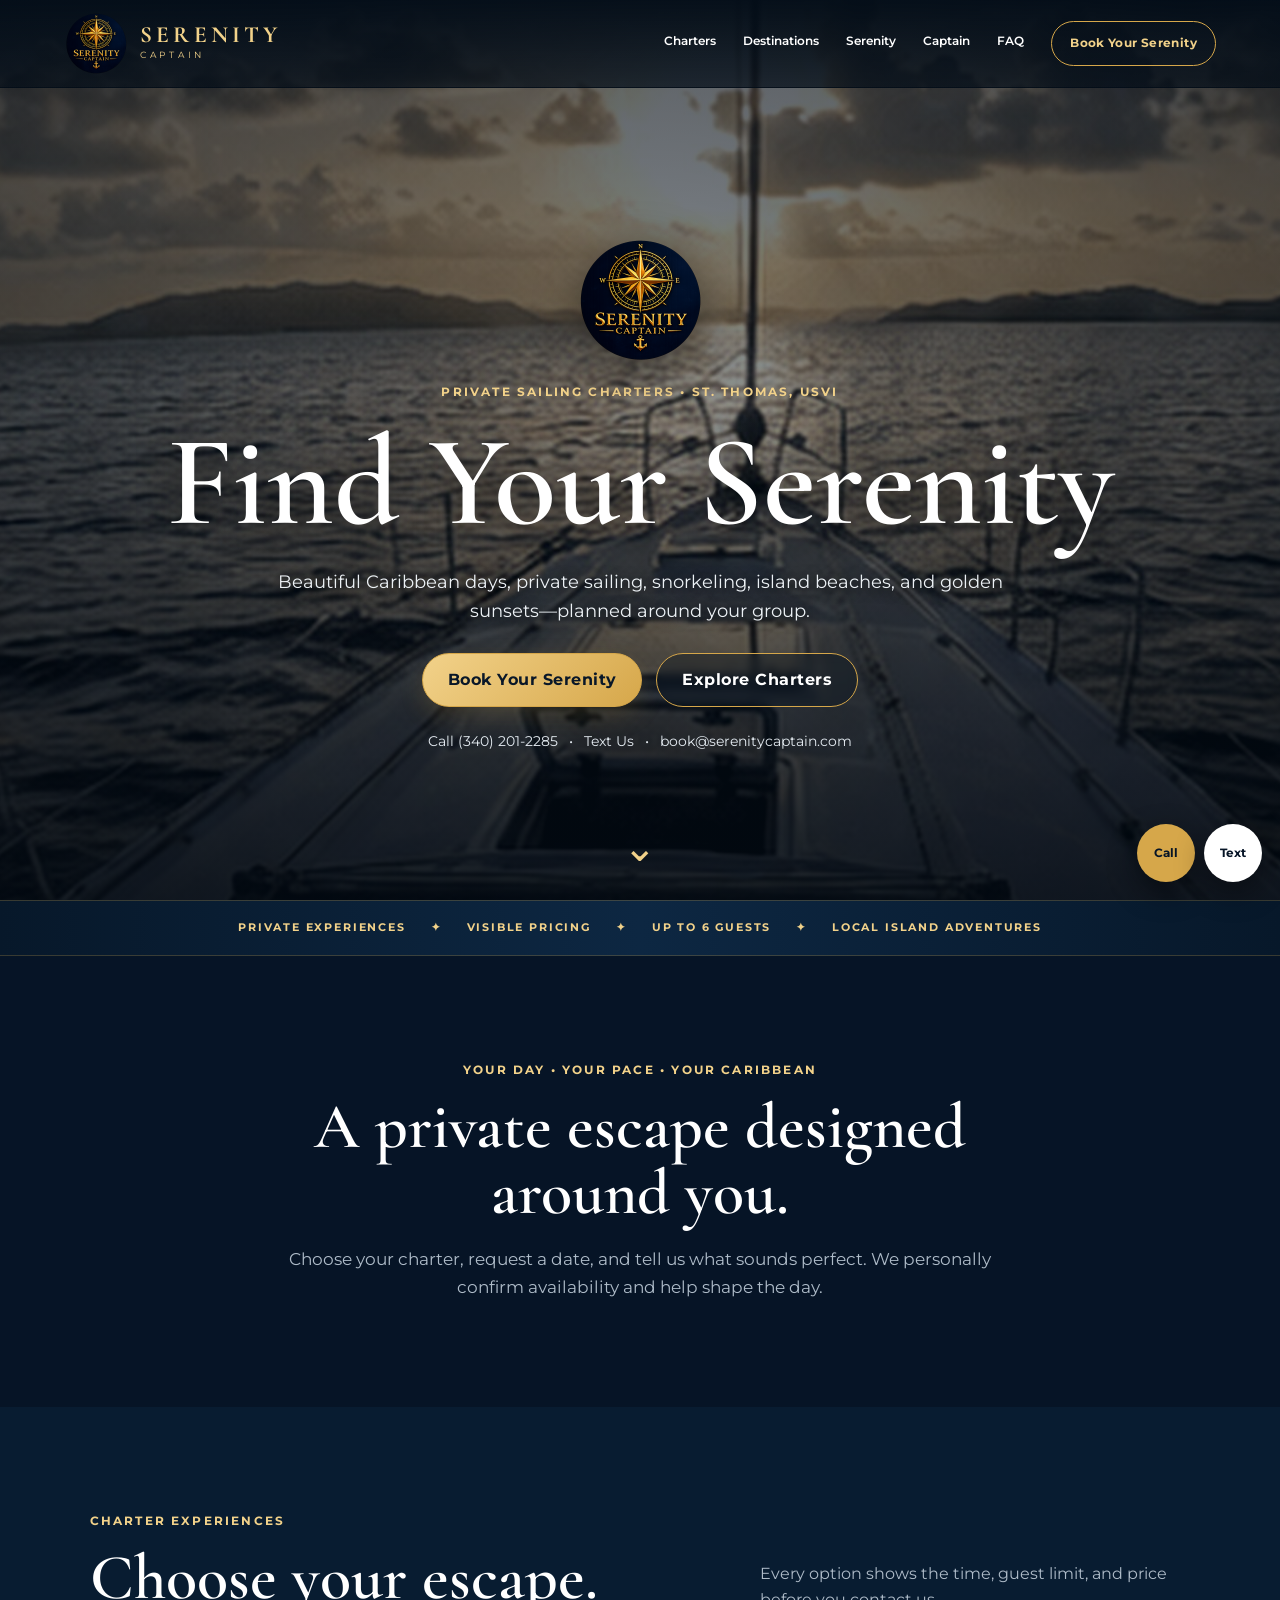
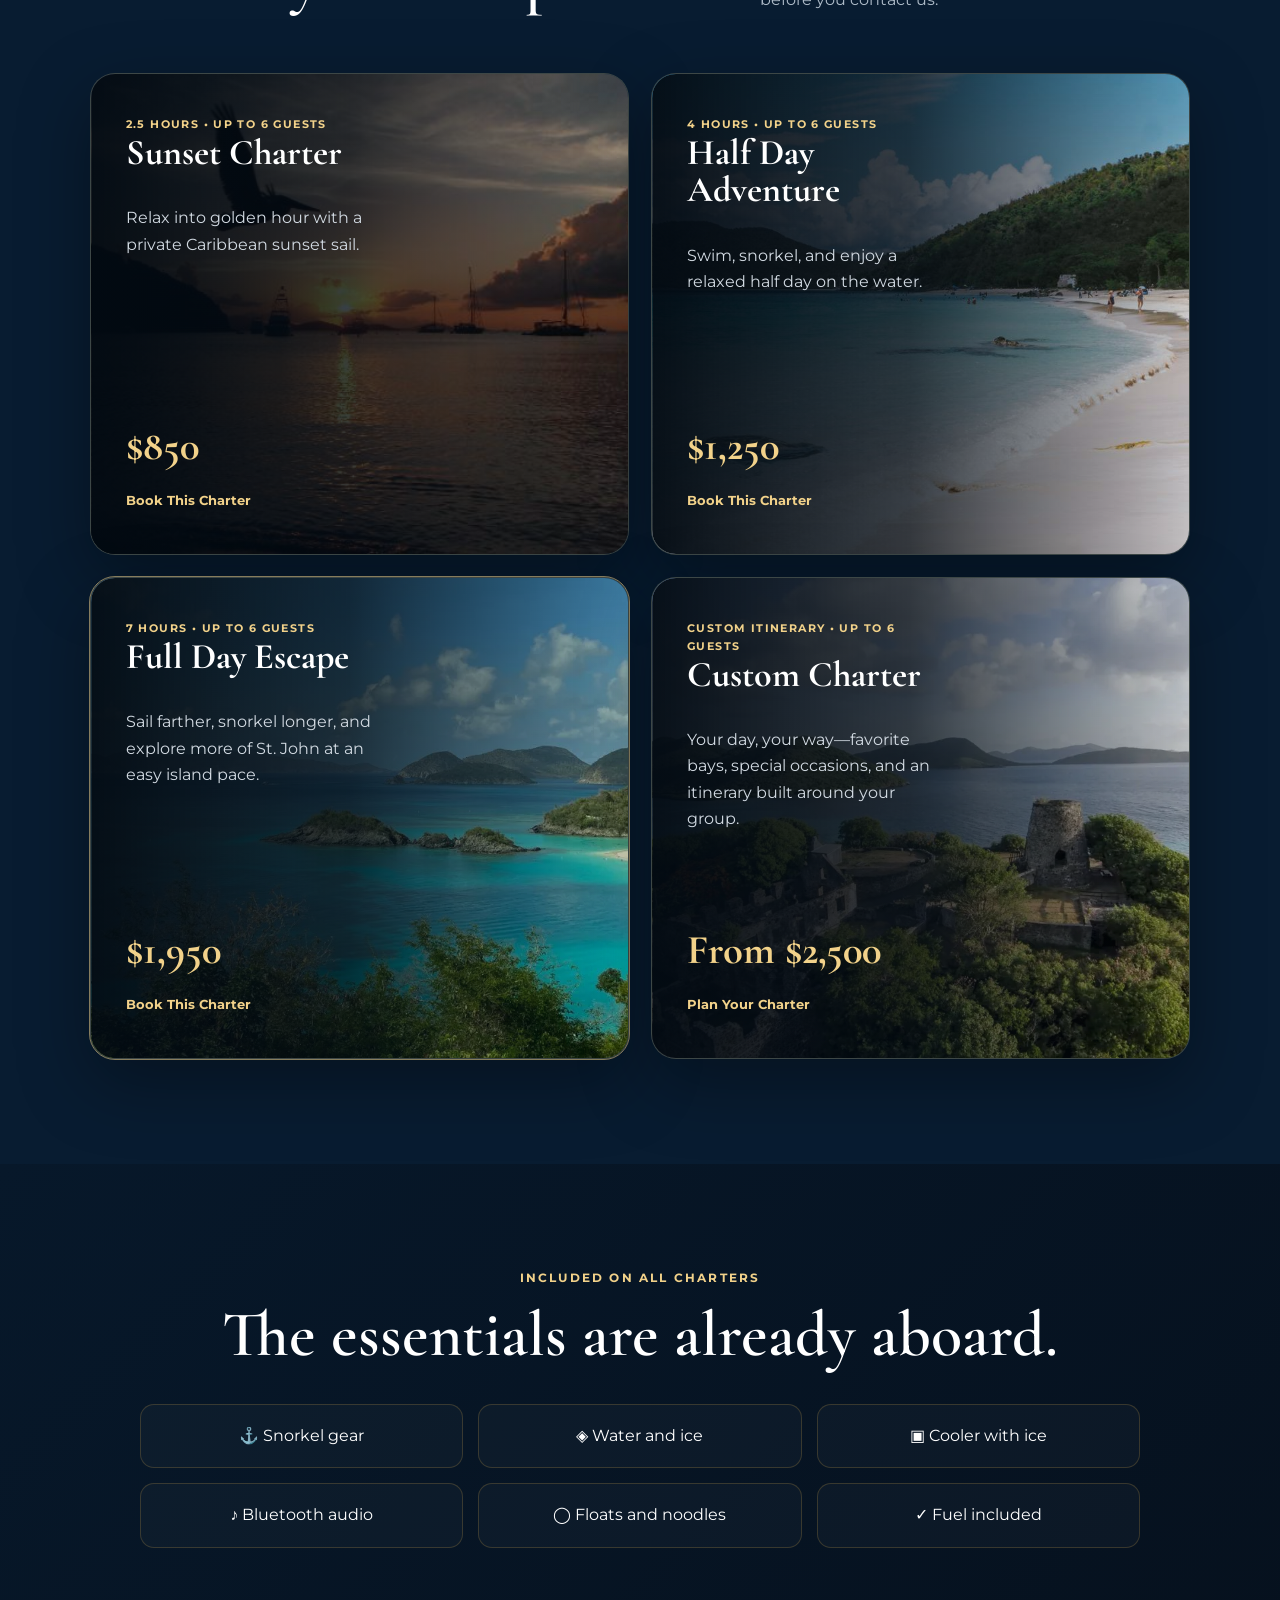
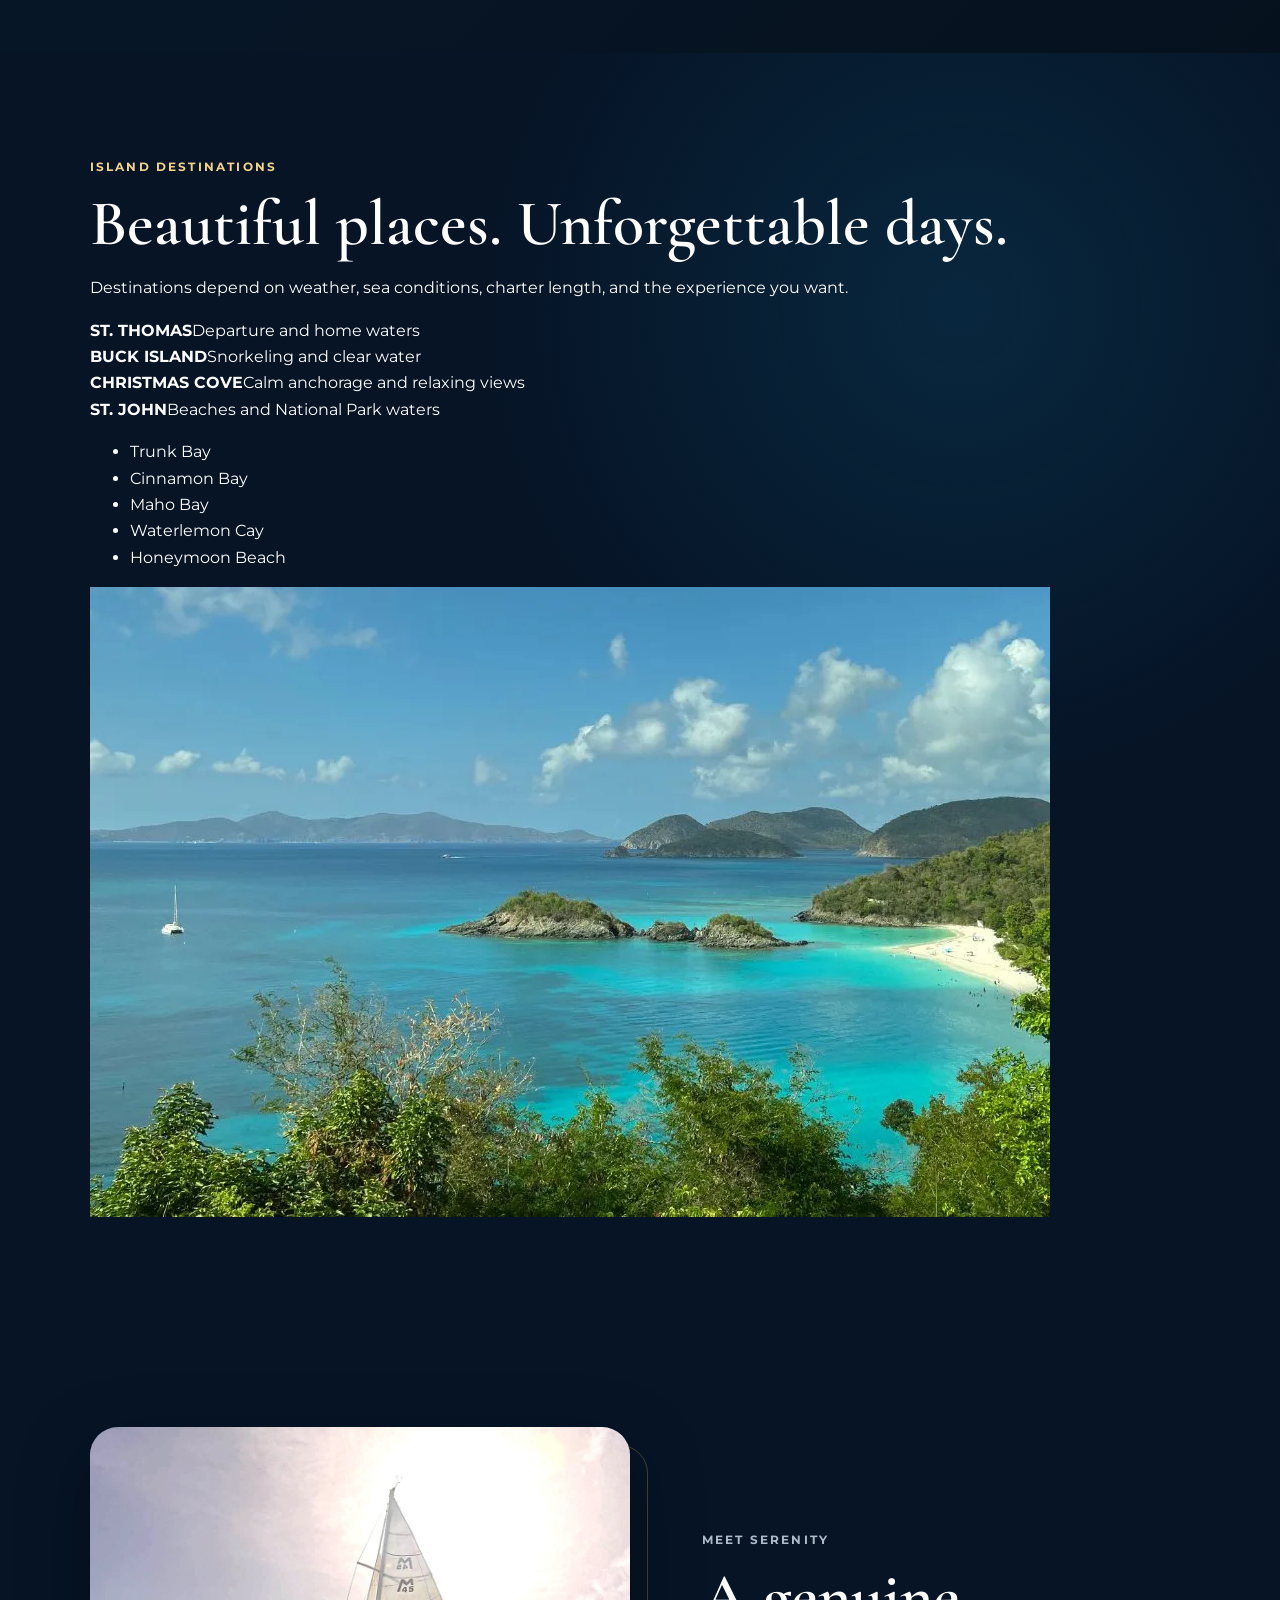
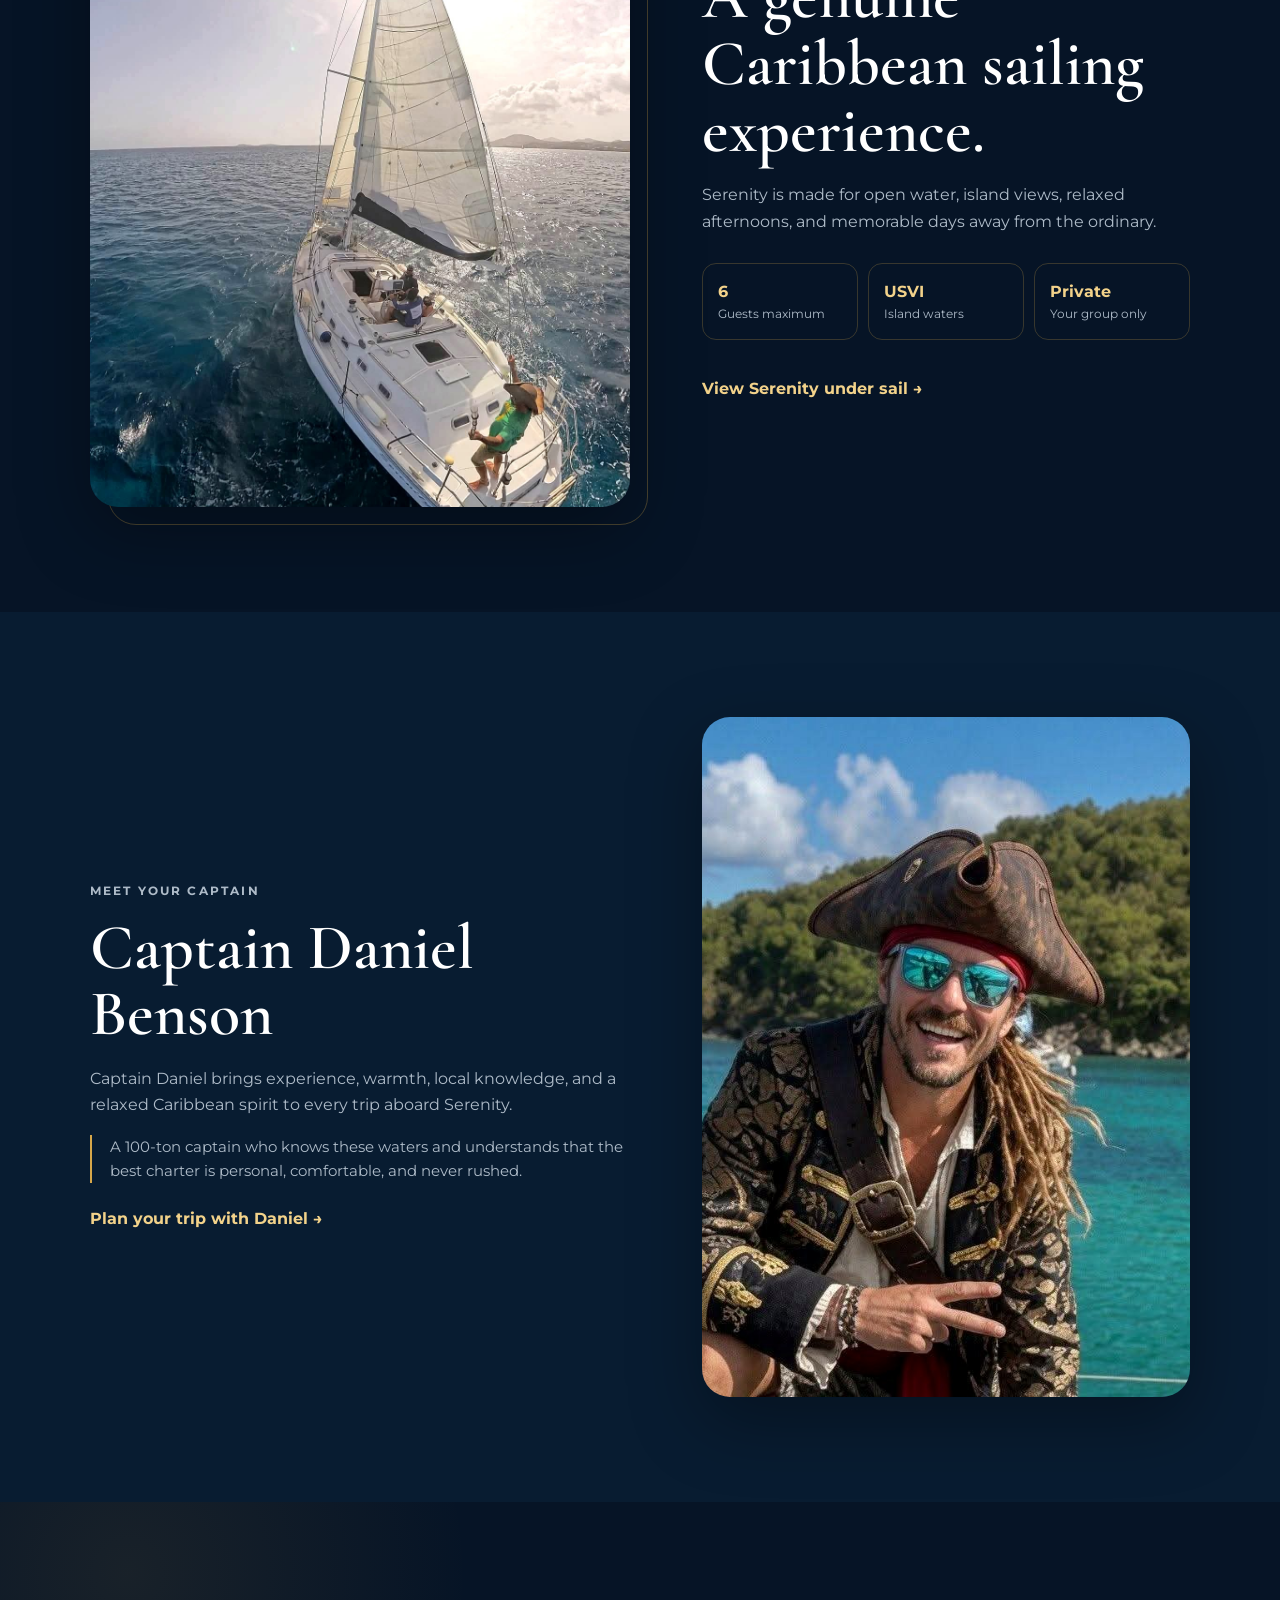
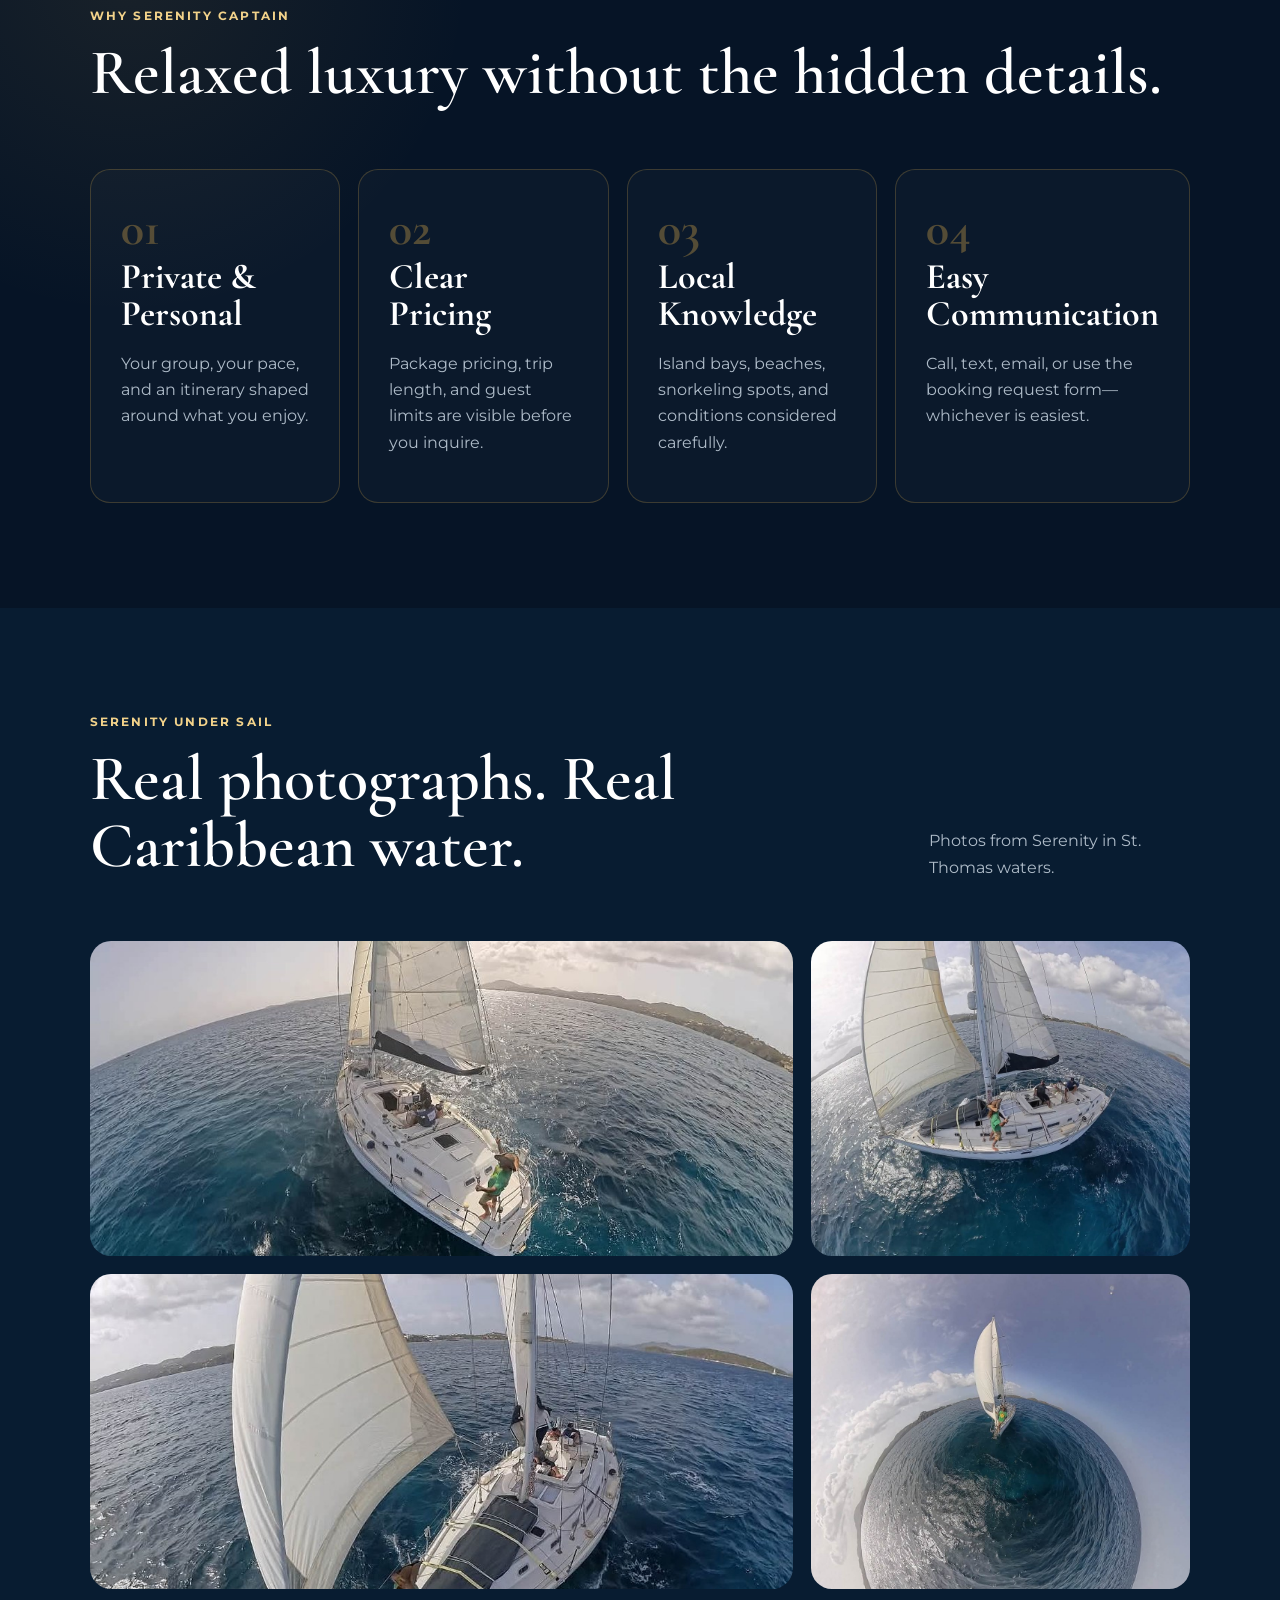
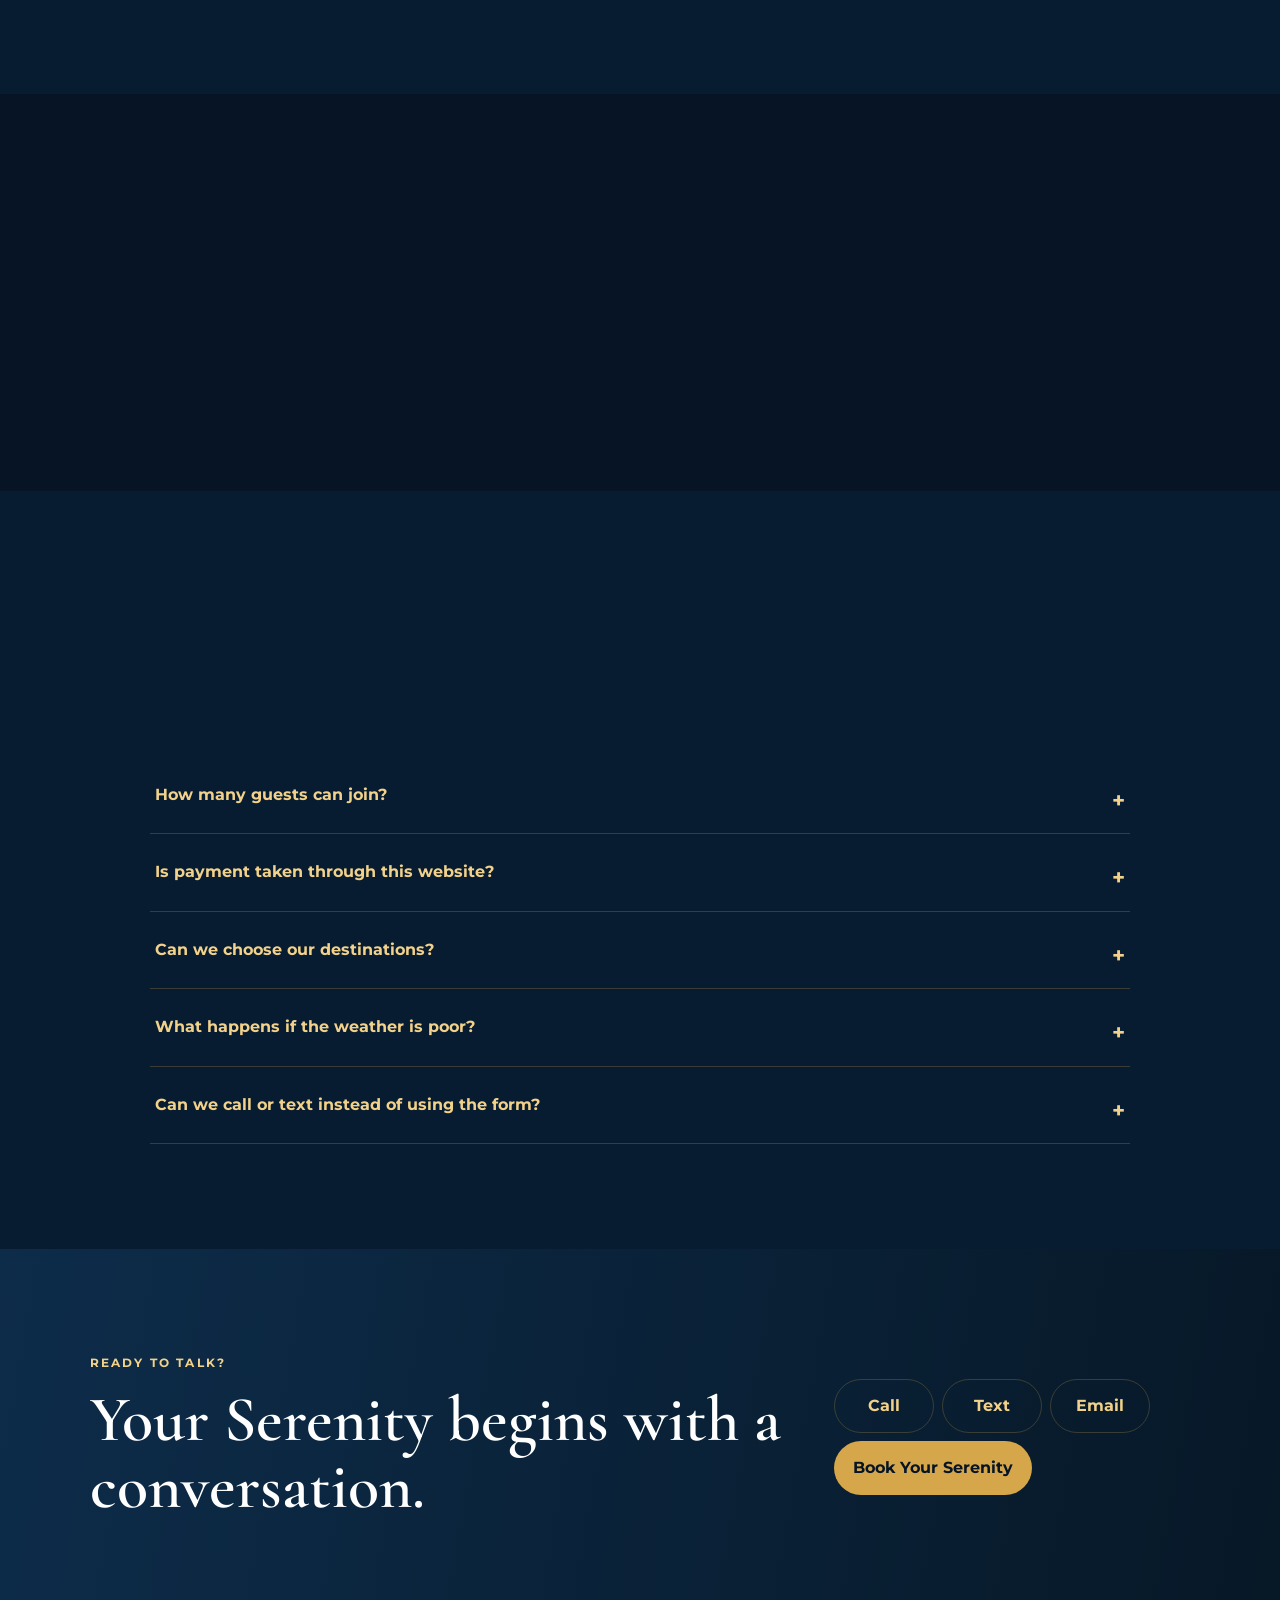
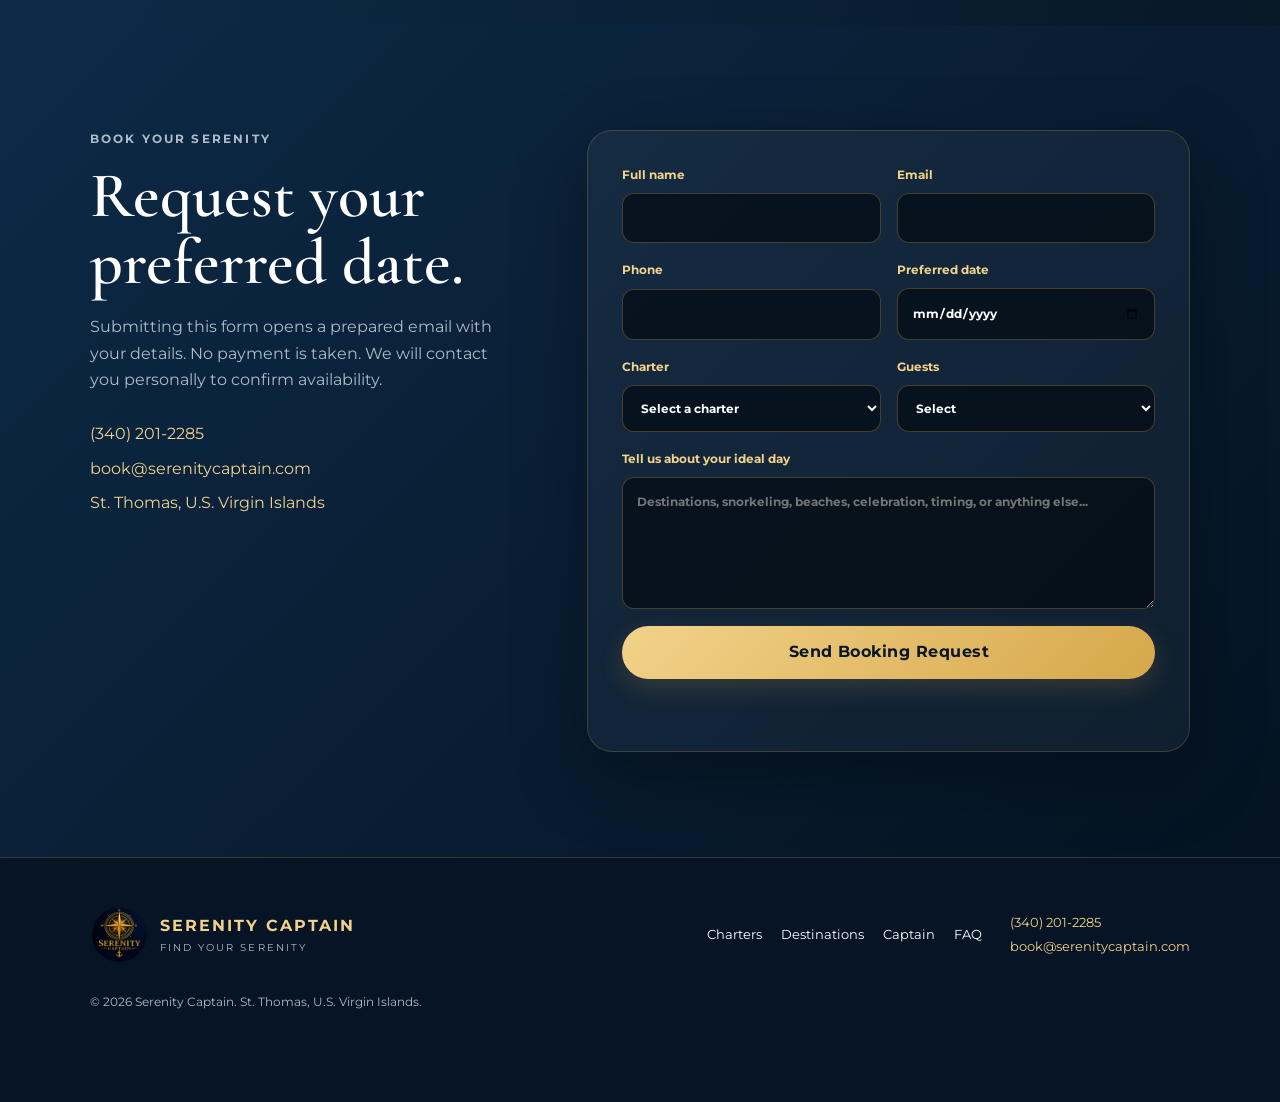
<file: index.html>
<!doctype html>
<html lang="en">
<head>
  <meta charset="utf-8">
  <meta name="viewport" content="width=device-width, initial-scale=1">
  <title>Serenity Captain | Private Sailing Charters in St. Thomas</title>
  <meta name="description" content="Private sailing charters aboard Serenity in St. Thomas and St. John, U.S. Virgin Islands. Clear pricing, personal service, snorkeling, beaches, and sunset sails.">
  <link rel="canonical" href="https://serenitycaptain.com/">
  <meta name="theme-color" content="#061426">
  <meta property="og:title" content="Serenity Captain | Find Your Serenity">
  <meta property="og:description" content="Private sailing charters in the U.S. Virgin Islands. Explore St. John, Buck Island, beaches, snorkeling, and unforgettable sunsets.">
  <meta property="og:type" content="website">
  <meta property="og:url" content="https://serenitycaptain.com/">
  <meta property="og:image" content="https://serenitycaptain.com/assets/social-preview-v33.jpg">
  <meta property="og:image:width" content="1200">
  <meta property="og:image:height" content="630">
  <meta name="twitter:card" content="summary_large_image">
  <meta name="twitter:image" content="https://serenitycaptain.com/assets/social-preview-v33.jpg">
  <link rel="icon" href="/favicon.ico" sizes="any">
  <link rel="icon" type="image/png" sizes="32x32" href="/assets/favicon-32x32.png">
  <link rel="icon" type="image/png" sizes="16x16" href="/assets/favicon-16x16.png">
  <link rel="apple-touch-icon" sizes="180x180" href="/assets/apple-touch-icon.png">
  <link rel="manifest" href="/site.webmanifest">
  <link rel="preconnect" href="https://fonts.googleapis.com">
  <link rel="preconnect" href="https://fonts.gstatic.com" crossorigin>
  <link href="https://fonts.googleapis.com/css2?family=Cormorant+Garamond:wght@500;600;700&family=Montserrat:wght@400;500;600;700&display=swap" rel="stylesheet">
  <link rel="stylesheet" href="styles.css">
</head>
<body>
<a class="skip-link" href="#main">Skip to content</a>
<header class="site-header" id="top">
  <a class="brand" href="#top" aria-label="Serenity Captain home">
    <img src="assets/logo-header.png" alt="Serenity Captain gold compass logo">
    <span><strong>SERENITY</strong><small>CAPTAIN</small></span>
  </a>
  <button class="menu-toggle" aria-label="Open navigation" aria-expanded="false" aria-controls="site-nav"><span></span><span></span><span></span></button>
  <nav id="site-nav" aria-label="Primary navigation">
    <a href="#charters">Charters</a>
    <a href="#destinations">Destinations</a>
    <a href="#serenity">Serenity</a>
    <a href="#captain">Captain</a>
    <a href="#faq">FAQ</a>
    <a class="nav-cta" href="#book">Book Your Serenity</a>
  </nav>
</header>

<main id="main">
<section class="hero" aria-label="Private charters aboard Serenity">
  <div class="hero-shade"></div>
  <div class="hero-content reveal">
    <img class="hero-mark" src="assets/logo-mark.png" alt="" aria-hidden="true">
    <p class="eyebrow">PRIVATE SAILING CHARTERS • ST. THOMAS, USVI</p>
    <h1>Find Your Serenity</h1>
    <p class="hero-copy">Beautiful Caribbean days, private sailing, snorkeling, island beaches, and golden sunsets—planned around your group.</p>
    <div class="hero-actions">
      <a class="button gold" href="#book">Book Your Serenity</a>
      <a class="button outline" href="#charters">Explore Charters</a>
    </div>
    <div class="hero-contact">
      <a href="tel:+13402012285">Call (340) 201-2285</a><span>•</span>
      <a href="sms:+13402012285">Text Us</a><span>•</span>
      <a href="mailto:book@serenitycaptain.com">book@serenitycaptain.com</a>
    </div>
  </div>
  <a class="scroll-cue" href="#charters" aria-label="Scroll to charter options">⌄</a>
</section>

<section class="promise-strip" aria-label="Serenity Captain highlights">
  <span>PRIVATE EXPERIENCES</span><b>✦</b><span>VISIBLE PRICING</span><b>✦</b><span>UP TO 6 GUESTS</span><b>✦</b><span>LOCAL ISLAND ADVENTURES</span>
</section>

<section class="intro section reveal">
  <p class="eyebrow">YOUR DAY • YOUR PACE • YOUR CARIBBEAN</p>
  <h2>A private escape designed around you.</h2>
  <p>Choose your charter, request a date, and tell us what sounds perfect. We personally confirm availability and help shape the day.</p>
</section>

<section id="charters" class="section charters-section">
  <div class="section-heading reveal">
    <div><p class="eyebrow">CHARTER EXPERIENCES</p><h2>Choose your escape.</h2></div>
    <p>Every option shows the time, guest limit, and price before you contact us.</p>
  </div>
  <div class="charter-grid">
    <article class="charter-card reveal" style="--bg:url('assets/charter-sunset.jpg')">
      <div class="card-content"><span>2.5 HOURS • UP TO 6 GUESTS</span><h3>Sunset Charter</h3><p>Relax into golden hour with a private Caribbean sunset sail.</p><strong>$850</strong><a href="#book" data-charter="Sunset Charter — $850">Book This Charter</a></div>
    </article>
    <article class="charter-card reveal" style="--bg:url('assets/charter-half-day.jpg')">
      <div class="card-content"><span>4 HOURS • UP TO 6 GUESTS</span><h3>Half Day Adventure</h3><p>Swim, snorkel, and enjoy a relaxed half day on the water.</p><strong>$1,250</strong><a href="#book" data-charter="Half Day Adventure — $1,250">Book This Charter</a></div>
    </article>
    <article class="charter-card featured reveal" style="--bg:url('assets/charter-full-day.webp')">
      <div class="card-content"><span>7 HOURS • UP TO 6 GUESTS</span><h3>Full Day Escape</h3><p>Sail farther, snorkel longer, and explore more of St. John at an easy island pace.</p><strong>$1,950</strong><a href="#book" data-charter="Full Day Escape — $1,950">Book This Charter</a></div>
    </article>
    <article class="charter-card reveal" style="--bg:url('assets/charter-custom.webp')">
      <div class="card-content"><span>CUSTOM ITINERARY • UP TO 6 GUESTS</span><h3>Custom Charter</h3><p>Your day, your way—favorite bays, special occasions, and an itinerary built around your group.</p><strong>From $2,500</strong><a href="#book" data-charter="Custom Charter — from $2,500">Plan Your Charter</a></div>
    </article>
  </div>
</section>

<section class="included section reveal">
  <p class="eyebrow">INCLUDED ON ALL CHARTERS</p>
  <h2>The essentials are already aboard.</h2>
  <div class="included-grid"><span>⚓ Snorkel gear</span><span>◈ Water and ice</span><span>▣ Cooler with ice</span><span>♪ Bluetooth audio</span><span>◯ Floats and noodles</span><span>✓ Fuel included</span></div>
</section>

<section id="destinations" class="destinations section">
  <div class="destination-layout">
    <div class="destination-copy reveal">
      <p class="eyebrow">ISLAND DESTINATIONS</p>
      <h2>Beautiful places. Unforgettable days.</h2>
      <p class="destination-intro">Destinations depend on weather, sea conditions, charter length, and the experience you want.</p>
      <div class="destination-list-clean" aria-label="Serenity Captain destinations">
        <div><b>ST. THOMAS</b><span>Departure and home waters</span></div>
        <div><b>BUCK ISLAND</b><span>Snorkeling and clear water</span></div>
        <div><b>CHRISTMAS COVE</b><span>Calm anchorage and relaxing views</span></div>
        <div class="st-john-list"><b>ST. JOHN</b><span>Beaches and National Park waters</span>
          <ul><li>Trunk Bay</li><li>Cinnamon Bay</li><li>Maho Bay</li><li>Waterlemon Cay</li><li>Honeymoon Beach</li></ul>
        </div>
      </div>
    </div>
    <div class="destination-photo reveal"><img src="assets/charter-full-day.webp" alt="Turquoise water and islands near St. John" loading="lazy"></div>
  </div>
</section>

<section id="serenity" class="split section">
  <div class="image-frame reveal"><img src="assets/serenity-sailing.jpg" alt="Serenity sailing in St. Thomas waters" loading="lazy"></div>
  <div class="split-copy reveal"><p class="eyebrow">MEET SERENITY</p><h2>A genuine Caribbean sailing experience.</h2><p>Serenity is made for open water, island views, relaxed afternoons, and memorable days away from the ordinary.</p><div class="stats"><span><b>6</b> Guests maximum</span><span><b>USVI</b> Island waters</span><span><b>Private</b> Your group only</span></div><a class="text-link" href="#gallery">View Serenity under sail →</a></div>
</section>

<section id="captain" class="split reverse section captain-section">
  <div class="image-frame reveal"><img src="assets/captain-daniel.jpg" alt="Captain Daniel Benson" loading="lazy"></div>
  <div class="split-copy reveal"><p class="eyebrow">MEET YOUR CAPTAIN</p><h2>Captain Daniel Benson</h2><p>Captain Daniel brings experience, warmth, local knowledge, and a relaxed Caribbean spirit to every trip aboard Serenity.</p><p class="note">A 100-ton captain who knows these waters and understands that the best charter is personal, comfortable, and never rushed.</p><a class="text-link" href="#book">Plan your trip with Daniel →</a></div>
</section>

<section class="why section">
  <div class="section-heading reveal"><div><p class="eyebrow">WHY SERENITY CAPTAIN</p><h2>Relaxed luxury without the hidden details.</h2></div></div>
  <div class="why-grid"><article class="reveal"><b>01</b><h3>Private & Personal</h3><p>Your group, your pace, and an itinerary shaped around what you enjoy.</p></article><article class="reveal"><b>02</b><h3>Clear Pricing</h3><p>Package pricing, trip length, and guest limits are visible before you inquire.</p></article><article class="reveal"><b>03</b><h3>Local Knowledge</h3><p>Island bays, beaches, snorkeling spots, and conditions considered carefully.</p></article><article class="reveal"><b>04</b><h3>Easy Communication</h3><p>Call, text, email, or use the booking request form—whichever is easiest.</p></article></div>
</section>

<section id="gallery" class="section gallery-section">
  <div class="section-heading reveal"><div><p class="eyebrow">SERENITY UNDER SAIL</p><h2>Real photographs. Real Caribbean water.</h2></div><p>Photos from Serenity in St. Thomas waters.</p></div>
  <div class="gallery gallery-simple">
    <figure class="reveal"><img src="assets/serenity-aerial-new.jpg" alt="Aerial view of Serenity sailing in St. Thomas waters" loading="lazy"></figure>
    <figure class="reveal"><img src="assets/serenity-side-sail.jpg" alt="Serenity sailing with both sails open in Caribbean water" loading="lazy"></figure>
    <figure class="reveal"><img src="assets/serenity-bow-sail.jpg" alt="Bow view of Serenity under sail near St. Thomas" loading="lazy"></figure>
    <figure class="reveal"><img src="assets/serenity-tiny-planet.jpg" alt="Artistic panoramic view of Serenity sailing in Caribbean water" loading="lazy"></figure>
  </div>
</section>

<section class="bring section reveal">
  <div><p class="eyebrow">WHAT TO BRING</p><h2>Keep it simple.</h2><p>Come ready to relax. We will confirm any trip-specific details before departure.</p></div>
  <div class="bring-grid"><span>Reef-safe sunscreen</span><span>Swimsuit & towel</span><span>Sunglasses & hat</span><span>Camera or phone</span><span>Light cover-up</span><span>Your favorite snacks</span></div>
</section>

<section id="faq" class="faq section">
  <div class="section-heading reveal"><div><p class="eyebrow">FREQUENTLY ASKED QUESTIONS</p><h2>Before you step aboard.</h2></div></div>
  <div class="faq-list reveal">
    <details><summary>How many guests can join?</summary><p>Serenity charters are designed for private groups of up to six guests.</p></details>
    <details><summary>Is payment taken through this website?</summary><p>No. The form sends a booking request. We personally confirm availability and provide the next steps.</p></details>
    <details><summary>Can we choose our destinations?</summary><p>Yes. We shape the itinerary around your interests while considering trip length, weather, sea conditions, and safety.</p></details>
    <details><summary>What happens if the weather is poor?</summary><p>We will communicate directly and discuss the safest and best available option.</p></details>
    <details><summary>Can we call or text instead of using the form?</summary><p>Absolutely. Call or text (340) 201-2285, or email book@serenitycaptain.com.</p></details>
  </div>
</section>

<section id="contact" class="contact-band section reveal"><div><p class="eyebrow">READY TO TALK?</p><h2>Your Serenity begins with a conversation.</h2></div><div class="contact-actions"><a href="tel:+13402012285">Call</a><a href="sms:+13402012285">Text</a><a href="mailto:book@serenitycaptain.com">Email</a><a class="primary" href="#book">Book Your Serenity</a></div></section>

<section id="book" class="booking section">
  <div class="booking-copy reveal"><p class="eyebrow">BOOK YOUR SERENITY</p><h2>Request your preferred date.</h2><p>Submitting this form opens a prepared email with your details. No payment is taken. We will contact you personally to confirm availability.</p><div class="booking-details"><a href="tel:+13402012285">(340) 201-2285</a><a href="mailto:book@serenitycaptain.com">book@serenitycaptain.com</a><span>St. Thomas, U.S. Virgin Islands</span></div></div>
  <form id="booking-form" class="reveal">
    <div class="form-row"><label>Full name<input required name="name" type="text" autocomplete="name"></label><label>Email<input required type="email" name="email" autocomplete="email"></label></div>
    <div class="form-row"><label>Phone<input required type="tel" name="phone" autocomplete="tel"></label><label>Preferred date<input required type="date" name="date"></label></div>
    <div class="form-row"><label>Charter<select required name="charter" id="charter-select"><option value="">Select a charter</option><option>Sunset Charter — $850</option><option>Half Day Adventure — $1,250</option><option>Full Day Escape — $1,950</option><option>Custom Charter — from $2,500</option></select></label><label>Guests<select required name="guests"><option value="">Select</option><option>1</option><option>2</option><option>3</option><option>4</option><option>5</option><option>6</option></select></label></div>
    <label>Tell us about your ideal day<textarea name="notes" rows="5" placeholder="Destinations, snorkeling, beaches, celebration, timing, or anything else..."></textarea></label>
    <button class="button gold full" type="submit">Send Booking Request</button><p class="form-status" id="form-status" aria-live="polite"></p>
  </form>
</section>
</main>

<footer>
  <div class="footer-brand"><img src="assets/logo-mark.png" alt=""><div><strong>SERENITY CAPTAIN</strong><span>FIND YOUR SERENITY</span></div></div>
  <div class="footer-links"><a href="#charters">Charters</a><a href="#destinations">Destinations</a><a href="#captain">Captain</a><a href="#faq">FAQ</a></div>
  <div class="footer-contact"><a href="tel:+13402012285">(340) 201-2285</a><a href="mailto:book@serenitycaptain.com">book@serenitycaptain.com</a></div>
  <p>© <span id="year"></span> Serenity Captain. St. Thomas, U.S. Virgin Islands.</p>
</footer>

<div class="floating-actions" aria-label="Quick contact"><a class="float-call" href="tel:+13402012285" aria-label="Call Serenity Captain">Call</a><a class="float-text" href="sms:+13402012285" aria-label="Text Serenity Captain">Text</a></div>
<script src="script.js"></script>
</body>
</html>
</file>
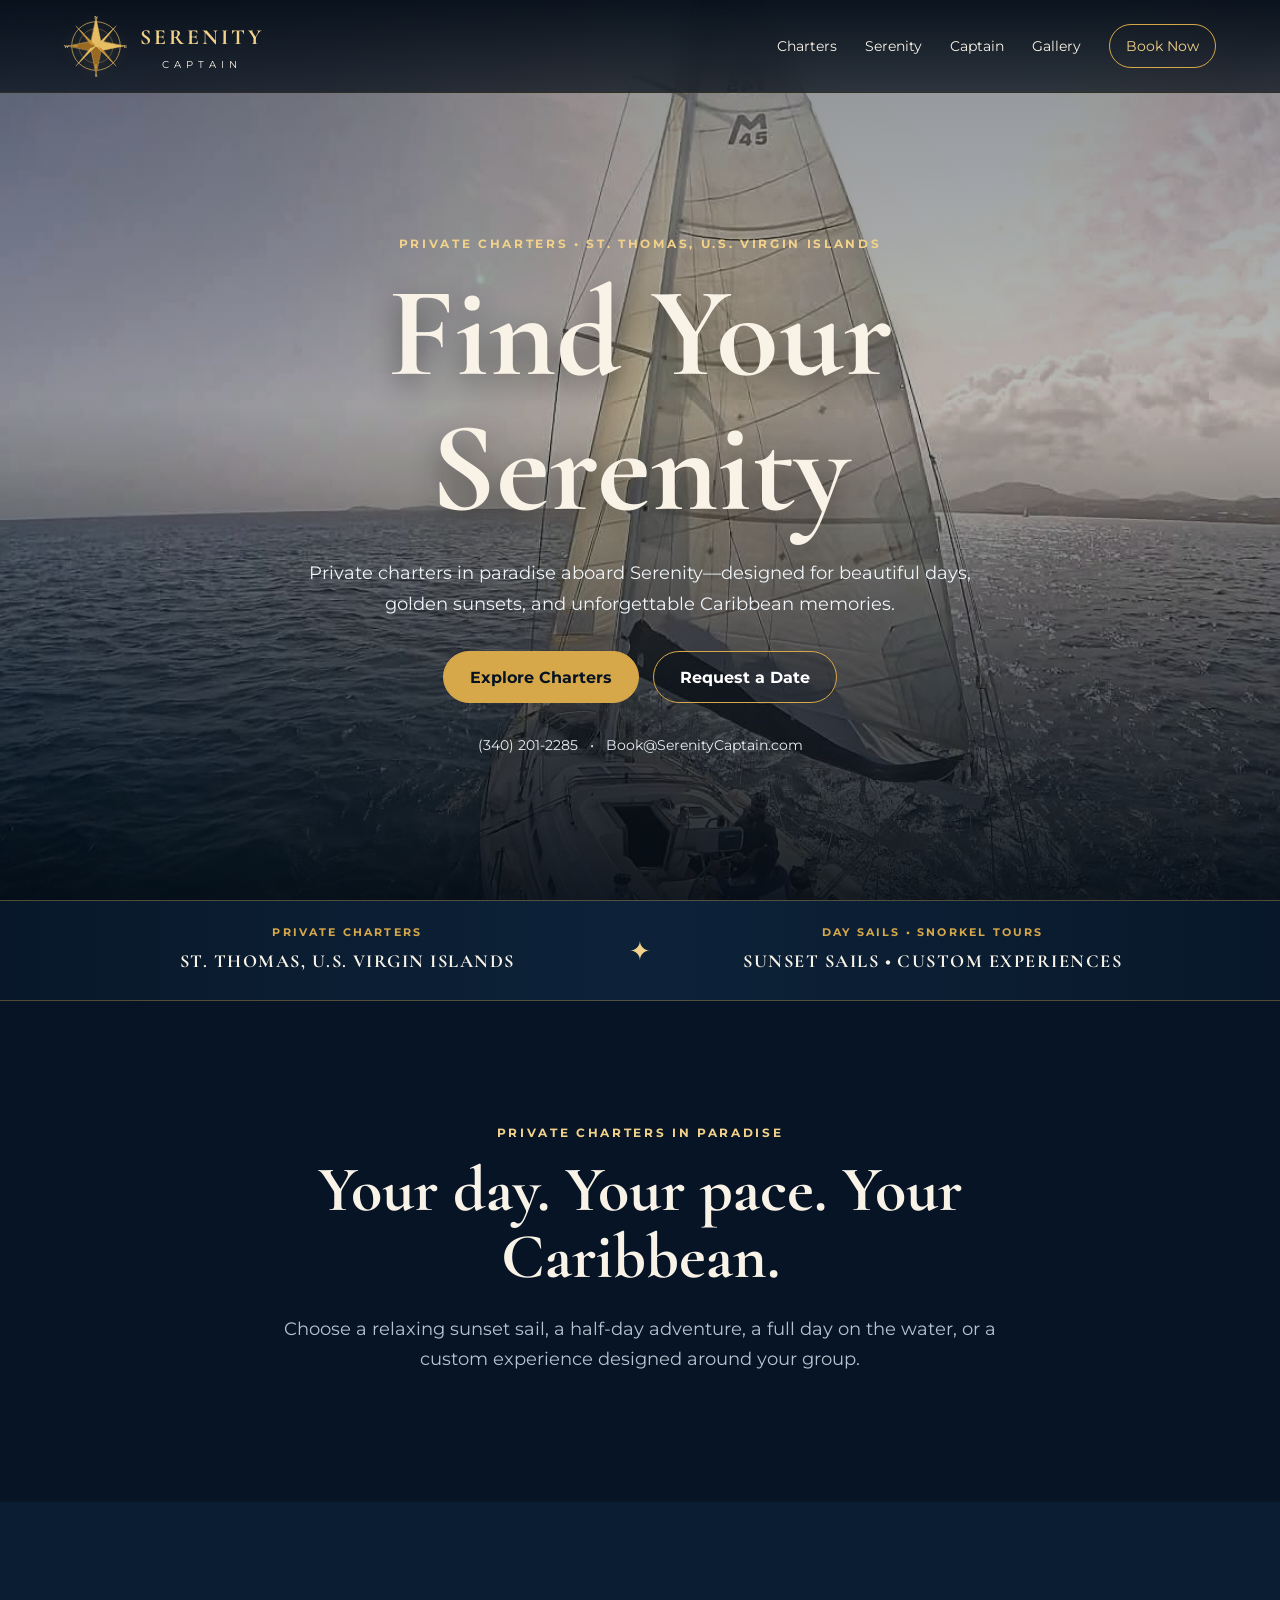
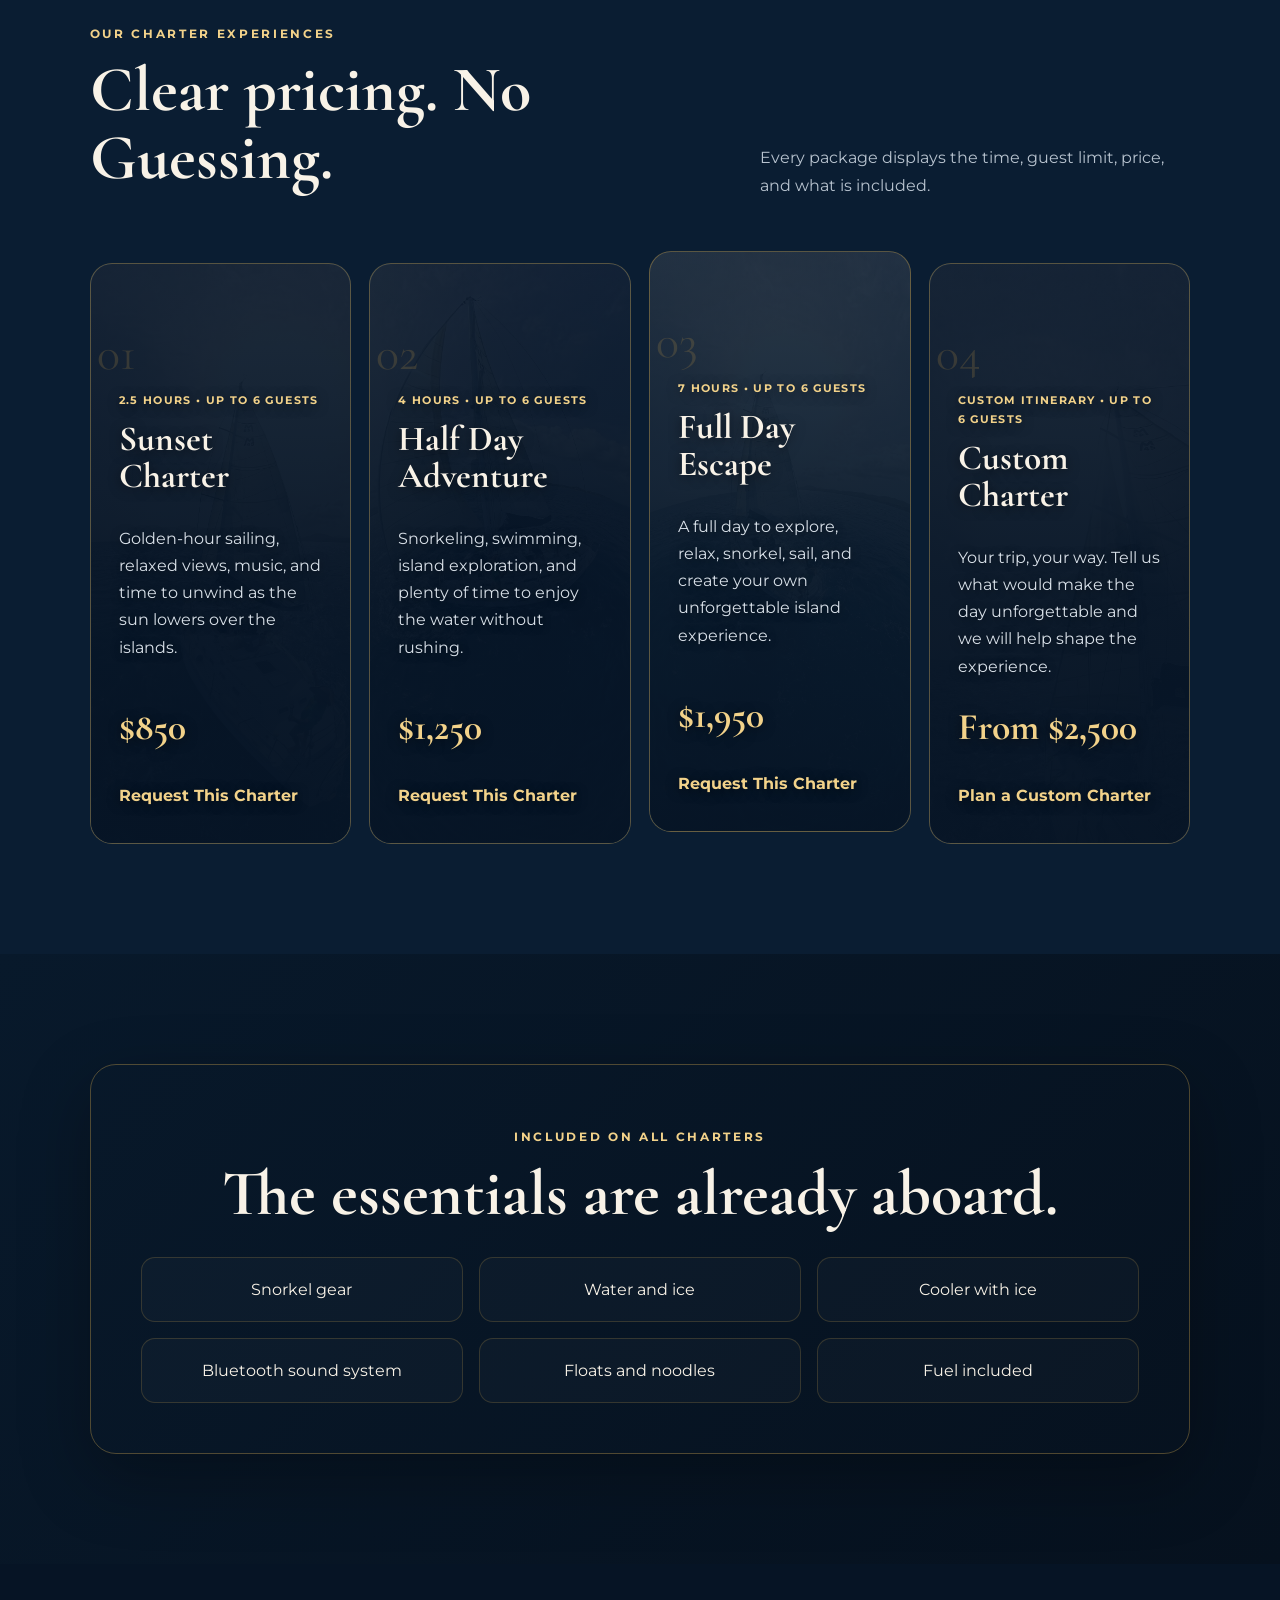
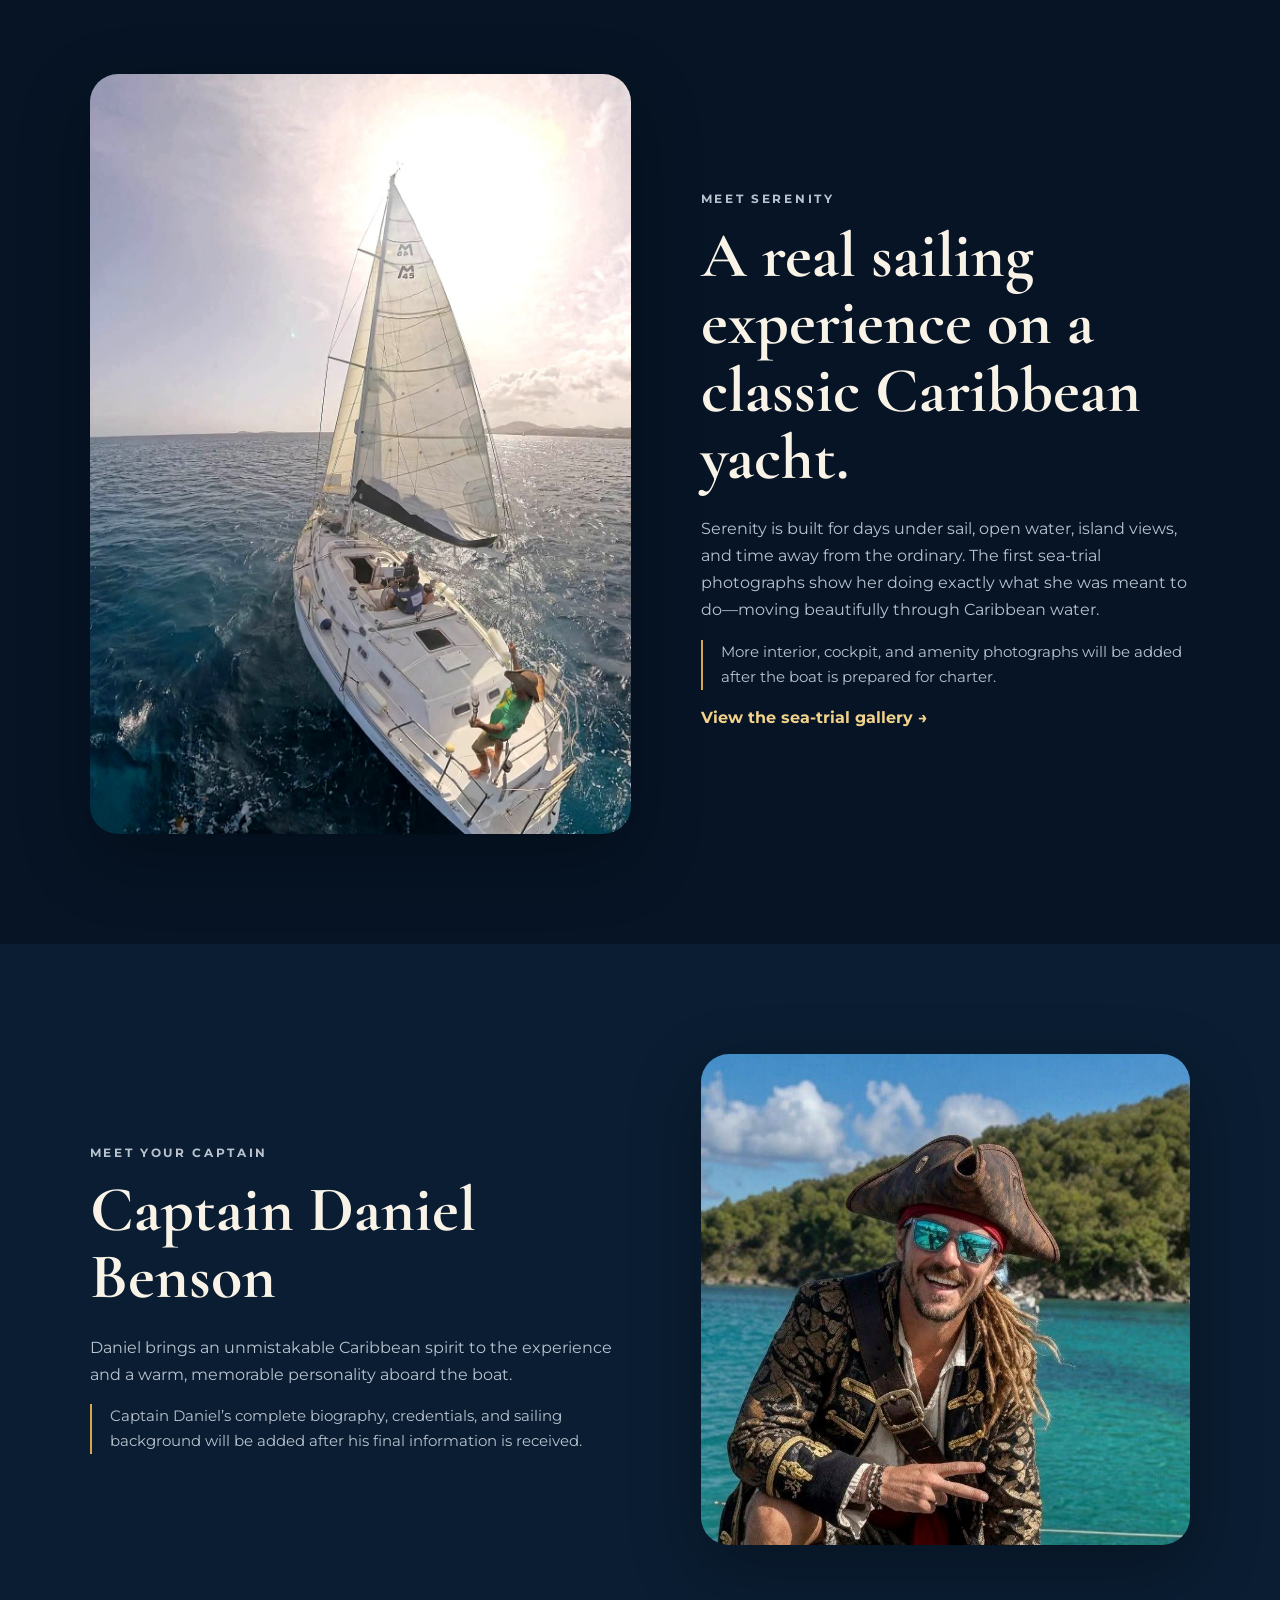
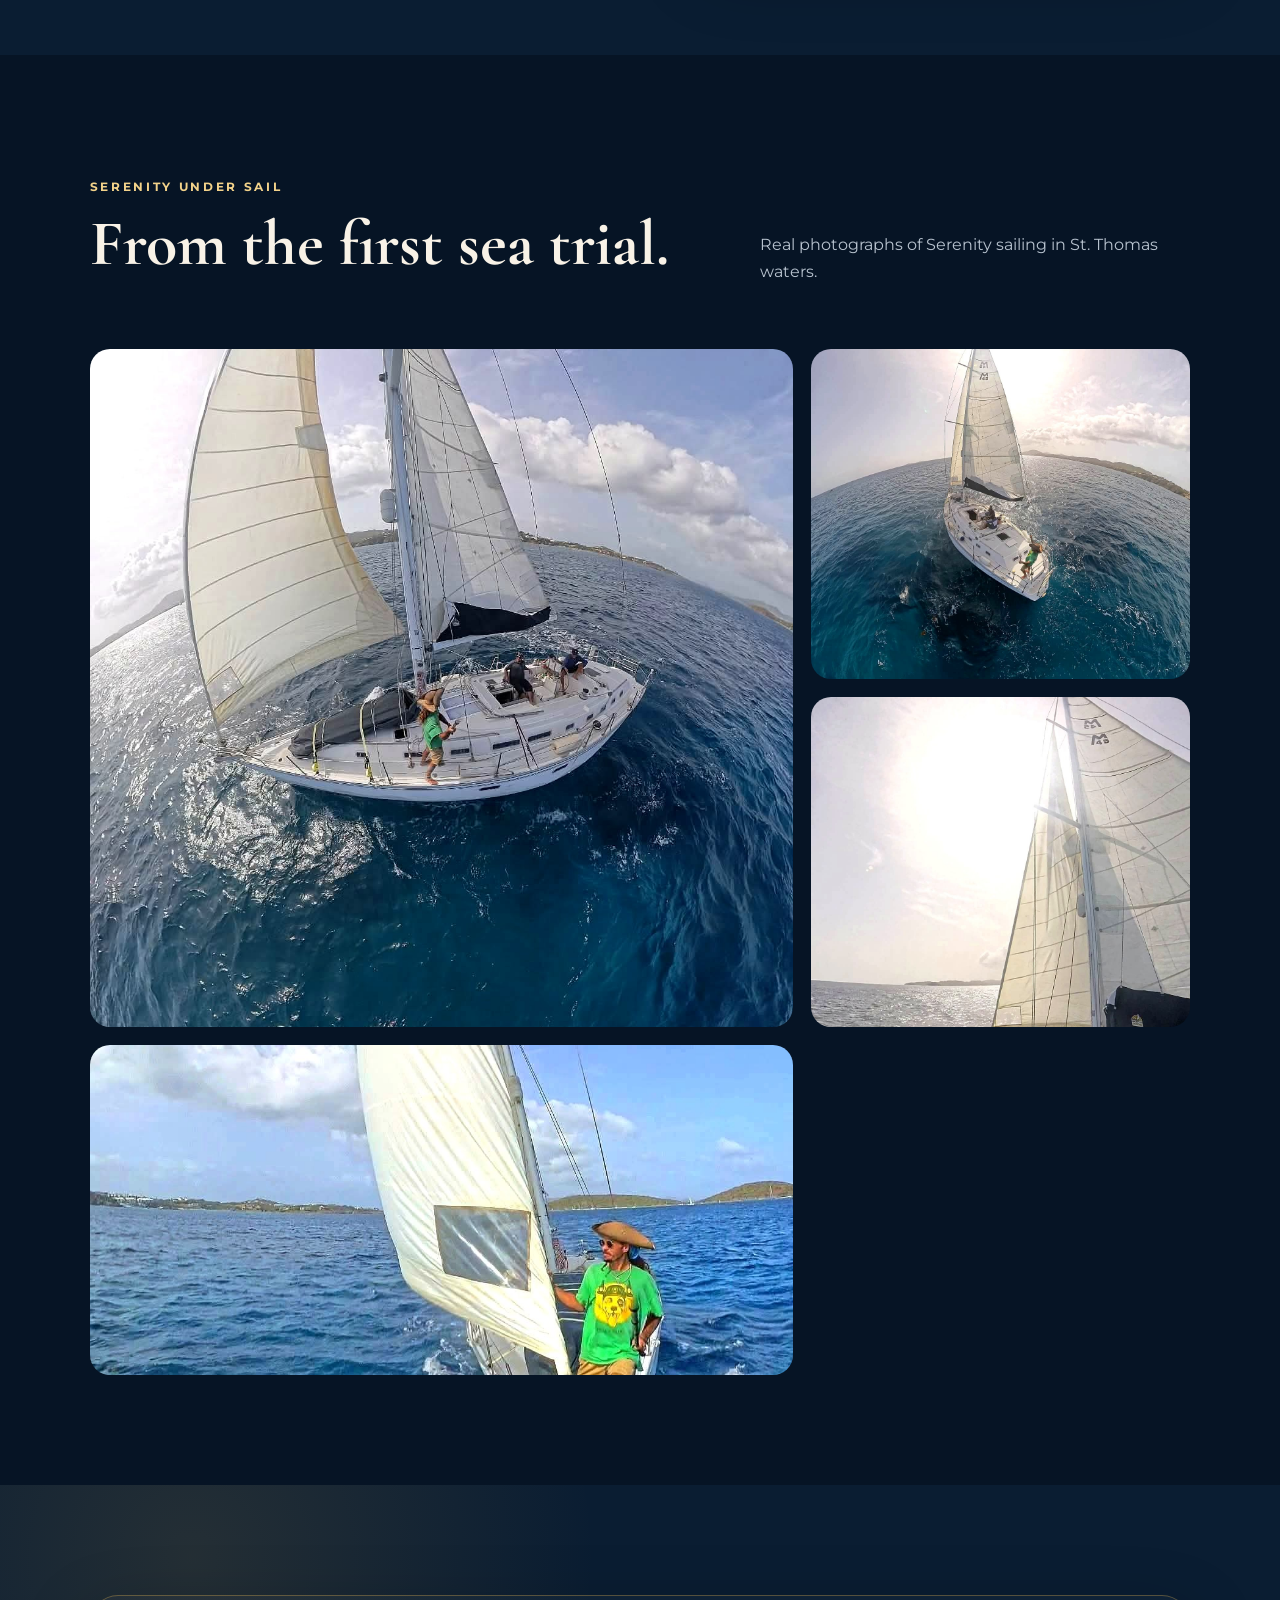
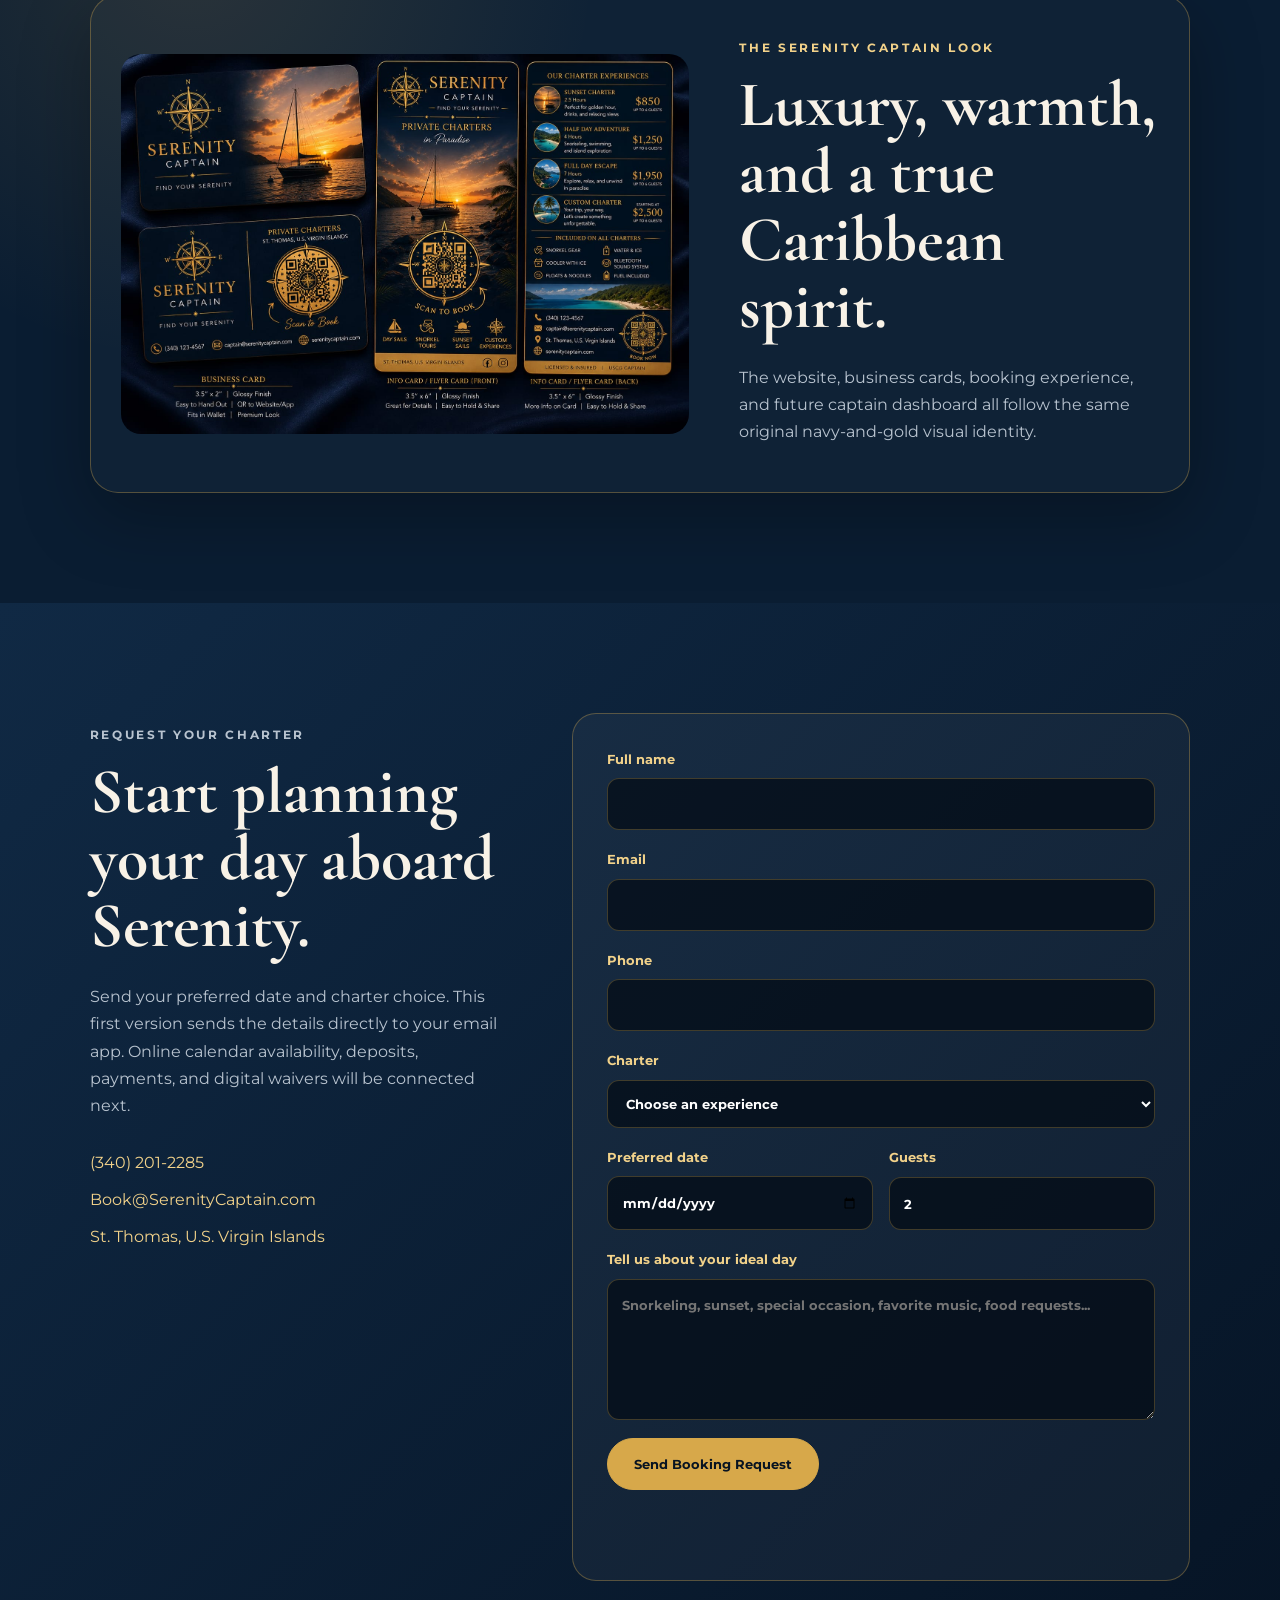
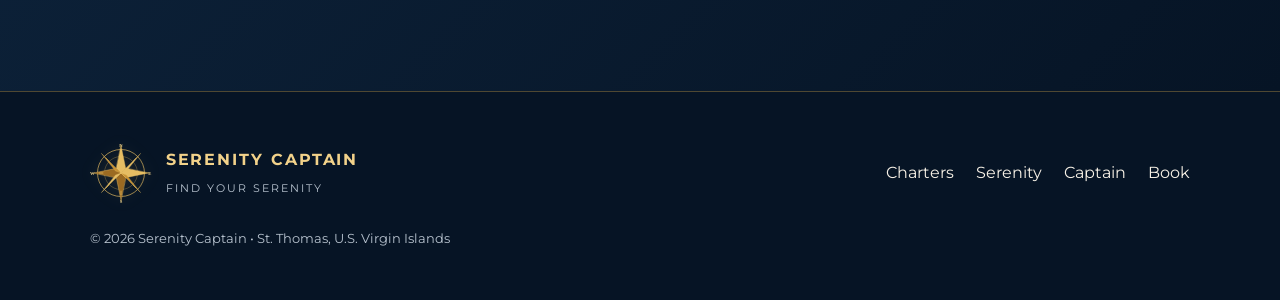
<file: assets/index.html>
<!doctype html>
<html lang="en">
<head>
  <meta charset="utf-8">
  <meta name="viewport" content="width=device-width, initial-scale=1">
  <meta name="description" content="Serenity Captain private sailing charters in St. Thomas, U.S. Virgin Islands.">
  <meta property="og:type" content="website">
  <meta property="og:title" content="Serenity Captain | Find Your Serenity">
  <meta property="og:description" content="Private sailing charters in St. Thomas, U.S. Virgin Islands, with clear pricing and unforgettable Caribbean experiences.">
  <meta property="og:url" content="https://serenitycaptain.com/">
  <meta property="og:image" content="https://serenitycaptain.com/assets/serenity-social.jpg">
  <meta property="og:image:width" content="1200">
  <meta property="og:image:height" content="630">
  <meta name="twitter:card" content="summary_large_image">
  <meta name="twitter:title" content="Serenity Captain | Find Your Serenity">
  <meta name="twitter:description" content="Private sailing charters in St. Thomas, U.S. Virgin Islands.">
  <meta name="twitter:image" content="https://serenitycaptain.com/assets/serenity-social.jpg">
  <title>Serenity Captain | Private Charters in St. Thomas</title>
  <link rel="preconnect" href="https://fonts.googleapis.com">
  <link rel="preconnect" href="https://fonts.gstatic.com" crossorigin>
  <link href="https://fonts.googleapis.com/css2?family=Cormorant+Garamond:wght@500;600;700&family=Montserrat:wght@400;500;600;700&display=swap" rel="stylesheet">
  <link rel="stylesheet" href="styles.css">
</head>
<body>
<header class="site-header" id="top">
  <a class="brand" href="#top" aria-label="Serenity Captain home">
    <img src="assets/compass-rose.svg" alt="Serenity Captain gold compass rose">
    <span>
      <strong>SERENITY</strong>
      <small>CAPTAIN</small>
    </span>
  </a>
  <button class="menu-toggle" aria-label="Open navigation">☰</button>
  <nav>
    <a href="#charters">Charters</a>
    <a href="#serenity">Serenity</a>
    <a href="#captain">Captain</a>
    <a href="#gallery">Gallery</a>
    <a class="nav-cta" href="#book">Book Now</a>
  </nav>
</header>

<main>
<section class="hero">
  <div class="hero-overlay"></div>
  <div class="hero-content">
    <p class="eyebrow">PRIVATE CHARTERS • ST. THOMAS, U.S. VIRGIN ISLANDS</p>
    <h1>Find Your Serenity</h1>
    <p class="hero-copy">Private charters in paradise aboard Serenity—designed for beautiful days, golden sunsets, and unforgettable Caribbean memories.</p>
    <div class="hero-actions">
      <a class="button button-gold" href="#charters">Explore Charters</a>
      <a class="button button-outline" href="#book">Request a Date</a>
    </div>
    <div class="hero-contact">
      <a href="tel:+13402012285">(340) 201-2285</a>
      <span>•</span>
      <a href="mailto:Book@SerenityCaptain.com">Book@SerenityCaptain.com</a>
    </div>
  </div>
</section>

<section class="brand-promise">
  <div>
    <span>PRIVATE CHARTERS</span>
    <strong>ST. THOMAS, U.S. VIRGIN ISLANDS</strong>
  </div>
  <div class="brand-mark">✦</div>
  <div>
    <span>DAY SAILS • SNORKEL TOURS</span>
    <strong>SUNSET SAILS • CUSTOM EXPERIENCES</strong>
  </div>
</section>

<section class="intro section">
  <p class="eyebrow">PRIVATE CHARTERS IN PARADISE</p>
  <h2>Your day. Your pace. Your Caribbean.</h2>
  <p>Choose a relaxing sunset sail, a half-day adventure, a full day on the water, or a custom experience designed around your group.</p>
</section>

<section class="charters section" id="charters">
  <div class="section-heading">
    <div>
      <p class="eyebrow">OUR CHARTER EXPERIENCES</p>
      <h2>Clear pricing. No Guessing.</h2>
    </div>
    <p>Every package displays the time, guest limit, price, and what is included.</p>
  </div>

  <div class="charter-grid">
    <article class="charter-card charter-sunset">
      <span class="card-number">01</span>
      <p class="duration">2.5 HOURS • UP TO 6 GUESTS</p>
      <h3>Sunset Charter</h3>
      <p>Golden-hour sailing, relaxed views, music, and time to unwind as the sun lowers over the islands.</p>
      <strong class="price">$850</strong>
      <a href="#book" data-charter="Sunset Charter">Request This Charter</a>
    </article>

    <article class="charter-card charter-trunk">
      <span class="card-number">02</span>
      <p class="duration">4 HOURS • UP TO 6 GUESTS</p>
      <h3>Half Day Adventure</h3>
      <p>Snorkeling, swimming, island exploration, and plenty of time to enjoy the water without rushing.</p>
      <strong class="price">$1,250</strong>
      <a href="#book" data-charter="Half Day Adventure">Request This Charter</a>
    </article>

    <article class="charter-card featured charter-cinnamon">
      <span class="card-number">03</span>
      <p class="duration">7 HOURS • UP TO 6 GUESTS</p>
      <h3>Full Day Escape</h3>
      <p>A full day to explore, relax, snorkel, sail, and create your own unforgettable island experience.</p>
      <strong class="price">$1,950</strong>
      <a href="#book" data-charter="Full Day Escape">Request This Charter</a>
    </article>

    <article class="charter-card charter-park">
      <span class="card-number">04</span>
      <p class="duration">CUSTOM ITINERARY • UP TO 6 GUESTS</p>
      <h3>Custom Charter</h3>
      <p>Your trip, your way. Tell us what would make the day unforgettable and we will help shape the experience.</p>
      <strong class="price">From $2,500</strong>
      <a href="#book" data-charter="Custom Charter">Plan a Custom Charter</a>
    </article>
  </div>
</section>

<section class="included section">
  <div class="included-card">
    <p class="eyebrow">INCLUDED ON ALL CHARTERS</p>
    <h2>The essentials are already aboard.</h2>
    <div class="included-grid">
      <span>Snorkel gear</span>
      <span>Water and ice</span>
      <span>Cooler with ice</span>
      <span>Bluetooth sound system</span>
      <span>Floats and noodles</span>
      <span>Fuel included</span>
    </div>
  </div>
</section>

<section class="split-section section" id="serenity">
  <div class="split-image tall">
    <img src="assets/serenity-2.jpg" alt="Serenity sailing in the Caribbean">
  </div>
  <div class="split-copy">
    <p class="eyebrow">MEET SERENITY</p>
    <h2>A real sailing experience on a classic Caribbean yacht.</h2>
    <p>Serenity is built for days under sail, open water, island views, and time away from the ordinary. The first sea-trial photographs show her doing exactly what she was meant to do—moving beautifully through Caribbean water.</p>
    <p class="note">More interior, cockpit, and amenity photographs will be added after the boat is prepared for charter.</p>
    <a class="text-link" href="#gallery">View the sea-trial gallery →</a>
  </div>
</section>

<section class="captain section" id="captain">
  <div class="captain-copy">
    <p class="eyebrow">MEET YOUR CAPTAIN</p>
    <h2>Captain Daniel Benson</h2>
    <p>Daniel brings an unmistakable Caribbean spirit to the experience and a warm, memorable personality aboard the boat.</p>
    <p class="note">Captain Daniel’s complete biography, credentials, and sailing background will be added after his final information is received.</p>
  </div>
  <div class="captain-photo">
    <img src="assets/daniel-1.jpg" alt="Captain Daniel Benson">
  </div>
</section>

<section class="gallery section" id="gallery">
  <div class="section-heading">
    <div>
      <p class="eyebrow">SERENITY UNDER SAIL</p>
      <h2>From the first sea trial.</h2>
    </div>
    <p>Real photographs of Serenity sailing in St. Thomas waters.</p>
  </div>
  <div class="gallery-grid">
    <figure class="wide"><img src="assets/serenity-3.jpg" alt="Serenity sailing from an aerial view"></figure>
    <figure><img src="assets/serenity-1.jpg" alt="Serenity underway"></figure>
    <figure><img src="assets/serenity-4.jpg" alt="View from aboard Serenity under sail"></figure>
    <figure><img src="assets/daniel-2.jpg" alt="Captain Daniel aboard a sailboat"></figure>
  </div>
</section>

<section class="signature section">
  <div class="signature-card">
    <img src="assets/branding-reference.jpeg" alt="Original Serenity Captain navy and gold branding">
    <div>
      <p class="eyebrow">THE SERENITY CAPTAIN LOOK</p>
      <h2>Luxury, warmth, and a true Caribbean spirit.</h2>
      <p>The website, business cards, booking experience, and future captain dashboard all follow the same original navy-and-gold visual identity.</p>
    </div>
  </div>
</section>

<section class="booking section" id="book">
  <div class="booking-copy">
    <p class="eyebrow">REQUEST YOUR CHARTER</p>
    <h2>Start planning your day aboard Serenity.</h2>
    <p>Send your preferred date and charter choice. This first version sends the details directly to your email app. Online calendar availability, deposits, payments, and digital waivers will be connected next.</p>
    <div class="contact-panel">
      <a href="tel:+13402012285">(340) 201-2285</a>
      <a href="mailto:Book@SerenityCaptain.com">Book@SerenityCaptain.com</a>
      <span>St. Thomas, U.S. Virgin Islands</span>
    </div>
  </div>

  <form id="booking-form">
    <label>Full name<input required name="name" type="text" autocomplete="name"></label>
    <label>Email<input required name="email" type="email" autocomplete="email"></label>
    <label>Phone<input required name="phone" type="tel" autocomplete="tel"></label>
    <label>Charter
      <select required name="charter" id="charter-select">
        <option value="">Choose an experience</option>
        <option>Sunset Charter — $850</option>
        <option>Half Day Adventure — $1,250</option>
        <option>Full Day Escape — $1,950</option>
        <option>Custom Charter — from $2,500</option>
      </select>
    </label>
    <div class="form-row">
      <label>Preferred date<input required name="date" type="date"></label>
      <label>Guests<input required name="guests" type="number" min="1" max="6" value="2"></label>
    </div>
    <label>Tell us about your ideal day<textarea name="notes" rows="5" placeholder="Snorkeling, sunset, special occasion, favorite music, food requests..."></textarea></label>
    <button class="button button-gold" type="submit">Send Booking Request</button>
    <p class="form-status" id="form-status"></p>
  </form>
</section>
</main>

<footer>
  <div class="footer-brand">
    <img src="assets/compass-rose.svg" alt="">
    <div><strong>SERENITY CAPTAIN</strong><span>FIND YOUR SERENITY</span></div>
  </div>
  <div class="footer-links">
    <a href="#charters">Charters</a>
    <a href="#serenity">Serenity</a>
    <a href="#captain">Captain</a>
    <a href="#book">Book</a>
  </div>
  <p>© <span id="year"></span> Serenity Captain • St. Thomas, U.S. Virgin Islands</p>
</footer>

<script src="script.js"></script>
</body>
</html>
</file>
<file: styles.css>
:root{--navy:#061426;--navy2:#081c31;--navy3:#0d2945;--gold:#d6a74a;--gold2:#f2d28a;--cream:#f7f1e5;--muted:#aebbc8;--line:rgba(214,167,74,.24);--shadow:0 24px 70px rgba(0,0,0,.34)}*{box-sizing:border-box}html{scroll-behavior:smooth}body{margin:0;background:var(--navy);color:#fff;font-family:Montserrat,Arial,sans-serif;line-height:1.65}img{display:block;max-width:100%}a{color:inherit;text-decoration:none}button,input,select,textarea{font:inherit}h1,h2,h3{font-family:"Cormorant Garamond",Georgia,serif;line-height:1.04;margin:0 0 18px}h1{font-size:clamp(4.6rem,10vw,8.8rem);font-weight:600}h2{font-size:clamp(2.8rem,5vw,4.8rem);font-weight:600}h3{font-size:2.25rem}.skip-link{position:fixed;left:12px;top:-100px;z-index:1000;background:#fff;color:#000;padding:10px}.skip-link:focus{top:12px}.site-header{height:88px;position:fixed;inset:0 0 auto 0;z-index:100;display:flex;align-items:center;justify-content:space-between;padding:0 5vw;background:linear-gradient(to bottom,rgba(3,13,24,.96),rgba(3,13,24,.72));border-bottom:1px solid transparent;transition:.3s}.site-header.scrolled{height:76px;background:rgba(4,16,29,.97);border-color:var(--line);backdrop-filter:blur(12px)}.brand{display:flex;align-items:center;gap:12px}.brand img{width:64px;height:64px;object-fit:contain;transition:.3s}.site-header.scrolled .brand img{width:54px;height:54px}.brand strong,.brand small{display:block;color:var(--gold2);letter-spacing:.18em}.brand strong{font-family:"Cormorant Garamond",serif;font-size:1.45rem;line-height:1}.brand small{font-size:.58rem;letter-spacing:.4em}.site-header nav{display:flex;align-items:center;gap:27px;font-size:.78rem;font-weight:600}.site-header nav>a:not(.nav-cta):after{content:"";display:block;height:1px;width:0;margin-top:4px;background:var(--gold);transition:.3s}.site-header nav>a:hover:after{width:100%}.nav-cta,.button{display:inline-flex;align-items:center;justify-content:center;border-radius:999px;font-weight:700;letter-spacing:.03em}.nav-cta{padding:11px 18px;border:1px solid var(--gold);color:var(--gold2)}.menu-toggle{display:none;width:42px;background:none;border:0;padding:8px}.menu-toggle span{display:block;height:2px;margin:5px;background:var(--gold2);transition:.25s}.hero{min-height:100svh;position:relative;display:grid;place-items:center;text-align:center;background:url('assets/hero-serenity.jpg') center/cover no-repeat}.hero-shade{position:absolute;inset:0;background:linear-gradient(to bottom,rgba(2,9,17,.58),rgba(4,17,30,.44) 45%,rgba(2,10,19,.82)),radial-gradient(circle at center,transparent,rgba(0,0,0,.32))}.hero-content{position:relative;z-index:2;width:min(1020px,88vw);padding-top:90px}.hero-mark{width:128px;height:128px;margin:0 auto 18px;object-fit:contain;filter:drop-shadow(0 10px 24px rgba(0,0,0,.45))}.eyebrow{margin:0 0 14px;color:var(--gold2);font-size:.72rem;font-weight:700;letter-spacing:.19em}.hero h1{text-shadow:0 8px 38px rgba(0,0,0,.68)}.hero-copy{max-width:790px;margin:0 auto 28px;color:#edf2f6;font-size:1.1rem;text-shadow:0 2px 14px #000}.hero-actions{display:flex;justify-content:center;gap:14px;flex-wrap:wrap}.button{min-height:50px;padding:13px 25px;border:1px solid var(--gold);cursor:pointer}.button.gold{background:linear-gradient(135deg,var(--gold2),var(--gold));color:#091728;box-shadow:0 9px 25px rgba(214,167,74,.18)}.button.gold:hover{transform:translateY(-2px)}.button.outline{background:rgba(4,15,27,.34);color:#fff;backdrop-filter:blur(5px)}.button.full{width:100%;border:0}.hero-contact{display:flex;justify-content:center;gap:11px;flex-wrap:wrap;margin-top:23px;color:#e4ebf1;font-size:.86rem}.hero-contact a:hover{color:var(--gold2)}.scroll-cue{position:absolute;bottom:20px;z-index:3;color:var(--gold2);font-size:2.5rem;animation:bob 1.8s infinite}@keyframes bob{50%{transform:translateY(7px)}}.promise-strip{display:flex;align-items:center;justify-content:center;gap:25px;flex-wrap:wrap;padding:18px 5vw;border-block:1px solid var(--line);background:linear-gradient(90deg,#07182a,#0d2742,#07182a);color:var(--gold2);font-size:.67rem;font-weight:700;letter-spacing:.17em}.section{padding:105px 7vw}.intro{max-width:960px;margin:auto;text-align:center}.intro>p:last-child{max-width:760px;margin:0 auto;color:var(--muted);font-size:1.08rem}.section-heading{display:flex;justify-content:space-between;align-items:flex-end;gap:45px;margin-bottom:44px}.section-heading>p{max-width:430px;color:var(--muted)}.charters-section,.captain-section,.gallery-section,.faq{background:var(--navy2)}.charter-grid{display:grid;grid-template-columns:repeat(2,1fr);gap:22px}.charter-card{min-height:480px;position:relative;overflow:hidden;border:1px solid var(--line);border-radius:25px;background:var(--navy3);box-shadow:var(--shadow)}.charter-card:before{content:"";position:absolute;inset:0;background-image:linear-gradient(90deg,rgba(2,10,18,.97),rgba(2,10,18,.78) 48%,rgba(2,10,18,.18)),var(--bg);background-size:cover;background-position:center;transition:transform .7s ease}.charter-card:hover:before{transform:scale(1.04)}.card-content{position:relative;z-index:1;width:61%;min-height:480px;padding:42px 35px;display:flex;flex-direction:column}.card-content>span{color:var(--gold2);font-size:.67rem;letter-spacing:.13em;font-weight:700}.card-content p{color:#d2dae2}.card-content strong{margin-top:auto;color:var(--gold2);font:700 2.55rem "Cormorant Garamond",serif}.card-content a{margin-top:19px;color:var(--gold2);font-size:.83rem;font-weight:700}.featured{outline:1px solid rgba(240,209,139,.55)}.included{text-align:center;background:linear-gradient(135deg,#07182a,#06111e)}.included-grid{display:grid;grid-template-columns:repeat(3,1fr);gap:15px;max-width:1000px;margin:35px auto 0}.included-grid span,.bring-grid span,.destination-list span{padding:18px;border:1px solid rgba(214,167,74,.22);border-radius:14px;background:rgba(255,255,255,.026)}.destinations{background:radial-gradient(circle at 75% 20%,rgba(17,115,159,.2),transparent 34%),var(--navy)}.route-map{position:relative;min-height:470px;border:1px solid var(--line);border-radius:28px;overflow:hidden;background:linear-gradient(rgba(4,28,50,.78),rgba(4,28,50,.85)),radial-gradient(circle at 20% 30%,#0d5f82 0 2%,transparent 3%),linear-gradient(135deg,#0b4261,#09243b);box-shadow:var(--shadow)}.route-map:before{content:"";position:absolute;inset:0;background-image:radial-gradient(rgba(255,255,255,.13) 1px,transparent 1px);background-size:28px 28px;opacity:.28}.route-line{position:absolute;left:12%;right:12%;top:52%;height:2px;background:linear-gradient(90deg,transparent,var(--gold2),var(--gold2),transparent);transform:rotate(-7deg);box-shadow:0 0 12px var(--gold)}.island{position:absolute;width:175px;padding:16px;border-radius:50% 45% 52% 40%;background:linear-gradient(145deg,#538447,#214f3d);border:2px solid rgba(242,210,138,.65);box-shadow:0 13px 25px rgba(0,0,0,.32);text-align:center}.island b,.island small{display:block}.island b{font:700 1.1rem "Cormorant Garamond",serif;color:#fff}.island small{font-size:.67rem;color:#e7efd8}.island-stt{left:7%;bottom:12%}.island-buck{left:30%;top:20%;width:145px}.island-cove{right:29%;bottom:18%;width:158px}.island-stj{right:7%;top:12%;width:205px}.destination-list{display:grid;grid-template-columns:repeat(4,1fr);gap:13px;margin-top:22px;text-align:center;color:var(--gold2);font-size:.86rem}.split{display:grid;grid-template-columns:1.05fr .95fr;align-items:center;gap:72px}.reverse .image-frame{order:2}.image-frame{position:relative}.image-frame:after{content:"";position:absolute;inset:18px -18px -18px 18px;border:1px solid rgba(214,167,74,.32);border-radius:28px;z-index:-1}.image-frame img{width:100%;height:min(70vw,680px);object-fit:cover;border-radius:28px;box-shadow:var(--shadow)}.split-copy p{color:var(--muted)}.note{padding-left:18px;border-left:2px solid var(--gold);font-size:.92rem}.text-link{display:inline-block;margin-top:8px;color:var(--gold2);font-weight:700}.stats{display:grid;grid-template-columns:repeat(3,1fr);gap:10px;margin:28px 0}.stats span{display:grid;padding:15px;border:1px solid var(--line);border-radius:14px;color:var(--muted);font-size:.72rem}.stats b{color:var(--gold2);font-size:1rem}.why{background:radial-gradient(circle at 10% 10%,rgba(214,167,74,.09),transparent 26%),var(--navy)}.why-grid{display:grid;grid-template-columns:repeat(4,1fr);gap:18px}.why-grid article{padding:30px;border:1px solid var(--line);border-radius:20px;background:rgba(255,255,255,.025)}.why-grid b{color:rgba(214,167,74,.36);font:700 3rem "Cormorant Garamond",serif}.why-grid p{color:var(--muted)}.gallery{display:grid;grid-template-columns:1.3fr .7fr;grid-auto-rows:315px;gap:18px}.gallery figure{margin:0;overflow:hidden;border-radius:21px}.gallery-tall{grid-row:span 2}.gallery img{width:100%;height:100%;object-fit:cover;transition:.55s}.gallery figure:hover img{transform:scale(1.035)}.bring{display:grid;grid-template-columns:.72fr 1.28fr;gap:55px;background:linear-gradient(120deg,#0c2946,#061525)}.bring p{color:var(--muted)}.bring-grid{display:grid;grid-template-columns:repeat(3,1fr);gap:12px}.faq-list{max-width:980px;margin:auto}.faq details{border-bottom:1px solid var(--line);padding:3px 0}.faq summary{cursor:pointer;padding:22px 5px;color:var(--gold2);font-weight:700;list-style:none}.faq summary::-webkit-details-marker{display:none}.faq summary:after{content:"+";float:right;font-size:1.4rem}.faq details[open] summary:after{content:"−"}.faq details p{padding:0 5px 22px;margin:0;color:var(--muted)}.contact-band{display:flex;align-items:center;justify-content:space-between;gap:35px;background:linear-gradient(100deg,#0d2c4a,#071827)}.contact-band h2{margin:0}.contact-actions{display:flex;gap:8px;flex-wrap:wrap}.contact-actions a{display:inline-flex;align-items:center;justify-content:center;min-width:100px;padding:13px 18px;border:1px solid var(--line);border-radius:999px;color:var(--gold2);font-weight:700}.contact-actions a:hover,.contact-actions .primary{background:var(--gold);color:var(--navy)}.booking{display:grid;grid-template-columns:.83fr 1.17fr;gap:70px;background:linear-gradient(135deg,#0d2a47,#051322)}.booking-copy>p{color:var(--muted)}.booking-details{display:grid;gap:8px;margin-top:28px;color:var(--gold2)}form{padding:34px;background:rgba(255,255,255,.045);border:1px solid var(--line);border-radius:25px;box-shadow:var(--shadow)}label{display:grid;gap:7px;margin-bottom:17px;color:var(--gold2);font-size:.78rem;font-weight:700}input,select,textarea{width:100%;padding:14px;border:1px solid rgba(214,167,74,.3);border-radius:12px;background:rgba(2,10,18,.7);color:#fff;outline:none}input:focus,select:focus,textarea:focus{border-color:var(--gold);box-shadow:0 0 0 3px rgba(214,167,74,.12)}.form-row{display:grid;grid-template-columns:1fr 1fr;gap:16px}.form-status{min-height:22px;margin-bottom:0;color:var(--gold2)}footer{padding:48px 7vw 90px;display:grid;grid-template-columns:1fr auto auto;align-items:center;gap:28px;border-top:1px solid var(--line)}.footer-brand{display:flex;align-items:center;gap:12px}.footer-brand img{width:58px;height:58px;object-fit:contain}.footer-brand strong{display:block;color:var(--gold2);letter-spacing:.13em}.footer-brand span{display:block;color:var(--muted);font-size:.65rem;letter-spacing:.2em}.footer-links,.footer-contact{display:flex;gap:19px;flex-wrap:wrap;font-size:.82rem}.footer-contact{display:grid;gap:2px;color:var(--gold2)}footer>p{grid-column:1/-1;margin:0;color:var(--muted);font-size:.76rem}.floating-actions{position:fixed;right:18px;bottom:18px;z-index:80;display:flex;gap:9px}.floating-actions a{display:grid;place-items:center;width:58px;height:58px;border-radius:50%;font-weight:700;font-size:.72rem;box-shadow:0 10px 30px rgba(0,0,0,.4)}.float-call{background:var(--gold);color:var(--navy)}.float-text{background:#fff;color:var(--navy)}.reveal{opacity:0;transform:translateY(20px);transition:opacity .65s ease,transform .65s ease}.reveal.visible{opacity:1;transform:none}@media(prefers-reduced-motion:reduce){html{scroll-behavior:auto}.reveal{opacity:1;transform:none;transition:none}.scroll-cue{animation:none}}@media(max-width:1050px){.site-header nav{gap:15px}.charter-grid{grid-template-columns:1fr}.why-grid{grid-template-columns:repeat(2,1fr)}.destination-list{grid-template-columns:repeat(2,1fr)}}@media(max-width:820px){.site-header{height:76px;padding:0 20px}.brand img{width:52px;height:52px}.brand strong{font-size:1.15rem}.menu-toggle{display:block}.site-header nav{display:none;position:absolute;top:76px;left:0;right:0;padding:24px;background:#061425;border-bottom:1px solid var(--line);flex-direction:column;align-items:stretch;text-align:center}.site-header nav.open{display:flex}.menu-toggle.open span:nth-child(1){transform:translateY(7px) rotate(45deg)}.menu-toggle.open span:nth-child(2){opacity:0}.menu-toggle.open span:nth-child(3){transform:translateY(-7px) rotate(-45deg)}.section{padding:82px 24px}.section-heading,.split,.booking,.bring{grid-template-columns:1fr;display:grid;align-items:start}.reverse .image-frame{order:0}.image-frame img{height:620px}.gallery{grid-template-columns:1fr;grid-auto-rows:310px}.gallery-tall{grid-row:auto}.contact-band{display:grid}footer{grid-template-columns:1fr}.footer-contact{justify-self:start}.route-map{min-height:600px}.island-stt{left:7%;bottom:7%}.island-buck{left:10%;top:22%}.island-cove{right:8%;bottom:30%}.island-stj{right:5%;top:8%}}@media(max-width:600px){.brand span{display:none}.hero-content{padding-top:105px}.hero-mark{width:105px;height:105px}.hero h1{font-size:4.35rem}.hero-contact span{display:none}.hero-contact{display:grid}.promise-strip{gap:12px}.promise-strip b{display:none}.charter-card{min-height:510px}.charter-card:before{background-image:linear-gradient(to top,rgba(2,10,18,.98),rgba(2,10,18,.80) 58%,rgba(2,10,18,.22)),var(--bg)}.card-content{width:100%;min-height:510px;padding:245px 24px 27px}.included-grid,.why-grid,.form-row,.bring-grid,.stats{grid-template-columns:1fr}.image-frame img{height:500px}form{padding:24px}.destination-list{grid-template-columns:1fr}.route-map{min-height:720px}.island{width:150px}.island-stt{left:5%;bottom:5%}.island-buck{left:6%;top:29%}.island-cove{right:5%;bottom:29%}.island-stj{right:4%;top:5%;width:175px}.route-line{top:50%;transform:rotate(-24deg)}.contact-actions a{flex:1}.floating-actions a{width:54px;height:54px}}
</file>
<file: assets/styles.css>
:root {
  --navy: #061425;
  --navy-2: #0a1d32;
  --navy-3: #102944;
  --gold: #d7a84a;
  --gold-light: #f2d28a;
  --cream: #f8f2e7;
  --white: #ffffff;
  --muted: #b8c3cf;
  --line: rgba(215,168,74,.35);
  --shadow: 0 24px 70px rgba(0,0,0,.28);
}
* { box-sizing: border-box; }
html { scroll-behavior: smooth; }
body {
  margin: 0;
  background: var(--navy);
  color: var(--cream);
  font-family: "Montserrat", sans-serif;
  line-height: 1.7;
}
img { display: block; width: 100%; }
a { color: inherit; text-decoration: none; }
.site-header {
  position: fixed; inset: 0 0 auto 0; z-index: 50;
  display: flex; align-items: center; justify-content: space-between;
  padding: 14px 5vw;
  background: linear-gradient(to bottom, rgba(4,13,24,.95), rgba(4,13,24,.72));
  backdrop-filter: blur(14px);
  border-bottom: 1px solid rgba(215,168,74,.18);
}
.brand { display: flex; align-items: center; gap: 12px; }
.brand img { width: 48px; height: 48px; object-fit: cover; border-radius: 50%; }
.brand strong { display: block; font-family: "Cormorant Garamond", serif; font-size: 1.35rem; letter-spacing: .14em; color: var(--gold-light); }
.brand small { display: block; letter-spacing: .48em; font-size: .65rem; text-align: center; }
nav { display: flex; align-items: center; gap: 28px; font-size: .9rem; }
nav a:hover { color: var(--gold-light); }
.nav-cta { border: 1px solid var(--gold); padding: 9px 16px; border-radius: 999px; color: var(--gold-light); }
.menu-toggle { display: none; background: none; border: 0; color: var(--gold-light); font-size: 1.8rem; }

.hero {
  min-height: 100vh; position: relative; display: grid; place-items: center; text-align: center;
  background: url("assets/serenity-2.jpg") center 42% / cover no-repeat;
}
.hero-overlay {
  position: absolute; inset: 0;
  background:
    linear-gradient(to bottom, rgba(2,10,19,.45), rgba(2,10,19,.28) 45%, rgba(2,10,19,.9)),
    radial-gradient(circle at 50% 40%, rgba(215,168,74,.12), transparent 45%);
}
.hero-content { position: relative; max-width: 900px; padding: 150px 24px 70px; }
.eyebrow { color: var(--gold-light); letter-spacing: .22em; font-size: .76rem; font-weight: 700; text-transform: uppercase; }
h1, h2, h3 { font-family: "Cormorant Garamond", serif; line-height: 1.05; margin-top: 0; }
h1 { font-size: clamp(4rem, 10vw, 8rem); margin-bottom: 22px; text-shadow: 0 10px 30px rgba(0,0,0,.45); }
h2 { font-size: clamp(2.7rem, 5vw, 4.6rem); margin-bottom: 24px; }
h3 { font-size: 2.2rem; margin-bottom: 14px; }
.hero-copy { max-width: 720px; margin: 0 auto 32px; font-size: 1.13rem; color: #eef3f8; }
.hero-actions { display: flex; justify-content: center; flex-wrap: wrap; gap: 14px; }
.button { display: inline-flex; align-items: center; justify-content: center; min-height: 52px; padding: 0 26px; border-radius: 999px; font-weight: 700; border: 1px solid var(--gold); cursor: pointer; font-family: inherit; }
.button-gold { background: var(--gold); color: #071321; }
.button-gold:hover { background: var(--gold-light); }
.button-outline { background: rgba(4,13,24,.25); color: var(--white); }
.hero-contact { margin-top: 30px; display: flex; justify-content: center; gap: 12px; flex-wrap: wrap; color: #e7edf3; font-size: .9rem; }
.hero-contact a:hover { color: var(--gold-light); }

.section { padding: 110px 7vw; }
.intro { max-width: 900px; margin: auto; text-align: center; }
.intro p:last-child { color: var(--muted); font-size: 1.1rem; }

.section-heading { display: flex; justify-content: space-between; align-items: end; gap: 40px; margin-bottom: 48px; }
.section-heading > p { max-width: 430px; color: var(--muted); }

.charters { background: var(--navy-2); }
.charter-grid { display: grid; grid-template-columns: repeat(4, 1fr); gap: 18px; }
.charter-card {
  position: relative; min-height: 460px; padding: 34px 28px;
  background: linear-gradient(160deg, rgba(255,255,255,.035), rgba(255,255,255,.01));
  border: 1px solid var(--line); border-radius: 22px;
  display: flex; flex-direction: column;
}
.charter-card.featured { background: linear-gradient(160deg, rgba(215,168,74,.14), rgba(255,255,255,.02)); transform: translateY(-12px); }
.card-number { position: absolute; right: 22px; top: 16px; font-family: "Cormorant Garamond", serif; font-size: 3rem; color: rgba(215,168,74,.18); }
.duration { color: var(--gold-light); font-size: .7rem; letter-spacing: .12em; font-weight: 700; }
.charter-card p:not(.duration) { color: var(--muted); }
.price { font-family: "Cormorant Garamond", serif; font-size: 2.35rem; color: var(--gold-light); margin-top: auto; }
.charter-card a { margin-top: 22px; color: var(--gold-light); font-weight: 700; }

.included { background: linear-gradient(135deg, #08192b, #06111e); }
.included-card { border: 1px solid var(--line); border-radius: 26px; padding: 50px; text-align: center; box-shadow: var(--shadow); }
.included-grid { display: grid; grid-template-columns: repeat(3, 1fr); gap: 16px; margin-top: 30px; }
.included-grid span { border: 1px solid rgba(215,168,74,.2); background: rgba(255,255,255,.025); padding: 18px; border-radius: 14px; }

.split-section, .captain { display: grid; grid-template-columns: 1.05fr .95fr; align-items: center; gap: 70px; }
.split-image img { max-height: 760px; object-fit: cover; border-radius: 28px; box-shadow: var(--shadow); }
.split-copy p, .captain-copy p { color: var(--muted); }
.note { border-left: 2px solid var(--gold); padding-left: 18px; font-size: .92rem; }
.text-link { color: var(--gold-light); font-weight: 700; }

.captain { background: var(--navy-2); }
.captain-photo img { max-height: 620px; object-fit: cover; border-radius: 28px; box-shadow: var(--shadow); }

.gallery-grid { display: grid; grid-template-columns: 1.3fr .7fr; grid-auto-rows: 330px; gap: 18px; }
.gallery-grid figure { margin: 0; overflow: hidden; border-radius: 20px; }
.gallery-grid figure.wide { grid-row: span 2; }
.gallery-grid img { height: 100%; object-fit: cover; transition: transform .5s ease; }
.gallery-grid figure:hover img { transform: scale(1.03); }

.booking { background: linear-gradient(135deg, #102944, #061425); display: grid; grid-template-columns: .8fr 1.2fr; gap: 70px; }
.booking-copy > p { color: var(--muted); }
.contact-panel { display: grid; gap: 10px; margin-top: 30px; color: var(--gold-light); }
form { background: rgba(255,255,255,.045); border: 1px solid var(--line); border-radius: 24px; padding: 34px; }
label { display: grid; gap: 8px; margin-bottom: 18px; font-size: .82rem; font-weight: 700; color: var(--gold-light); }
input, select, textarea {
  width: 100%; border-radius: 12px; border: 1px solid rgba(215,168,74,.28);
  background: rgba(3,12,22,.72); color: var(--white); padding: 14px;
  font: inherit; outline: none;
}
input:focus, select:focus, textarea:focus { border-color: var(--gold); box-shadow: 0 0 0 3px rgba(215,168,74,.12); }
.form-row { display: grid; grid-template-columns: 1fr 1fr; gap: 16px; }
.form-status { min-height: 24px; color: var(--gold-light); }

footer { padding: 50px 7vw; display: grid; grid-template-columns: 1fr auto; align-items: center; gap: 24px; border-top: 1px solid var(--line); }
.footer-brand { display: flex; align-items: center; gap: 14px; }
.footer-brand img { width: 52px; height: 52px; border-radius: 50%; object-fit: cover; }
.footer-brand strong { display: block; color: var(--gold-light); letter-spacing: .12em; }
.footer-brand span { font-size: .7rem; letter-spacing: .18em; color: var(--muted); }
.footer-links { display: flex; gap: 22px; }
footer p { grid-column: 1/-1; color: var(--muted); font-size: .8rem; margin: 0; }

@media (max-width: 1050px) {
  .charter-grid { grid-template-columns: repeat(2, 1fr); }
  .charter-card.featured { transform: none; }
}
@media (max-width: 820px) {
  .menu-toggle { display: block; }
  nav { display: none; position: absolute; top: 76px; left: 0; right: 0; background: #061425; padding: 24px; flex-direction: column; border-bottom: 1px solid var(--line); }
  nav.open { display: flex; }
  .section { padding: 82px 24px; }
  .section-heading, .split-section, .captain, .booking { display: grid; grid-template-columns: 1fr; }
  .section-heading { align-items: start; }
  .included-grid { grid-template-columns: repeat(2, 1fr); }
  .gallery-grid { grid-template-columns: 1fr; grid-auto-rows: 320px; }
  .gallery-grid figure.wide { grid-row: auto; }
  footer { grid-template-columns: 1fr; }
  .footer-links { flex-wrap: wrap; }
}
@media (max-width: 560px) {
  .brand strong { font-size: 1rem; }
  .brand small { letter-spacing: .32em; }
  .charter-grid, .included-grid, .form-row { grid-template-columns: 1fr; }
  .included-card, form { padding: 25px; }
  h1 { font-size: 4rem; }
  .hero-contact { font-size: .78rem; }
}

.brand-promise {
  display: grid;
  grid-template-columns: 1fr auto 1fr;
  align-items: center;
  gap: 24px;
  padding: 22px 7vw;
  background: linear-gradient(90deg, #08182a, #0d2239, #08182a);
  border-top: 1px solid rgba(215,168,74,.35);
  border-bottom: 1px solid rgba(215,168,74,.35);
  text-align: center;
}
.brand-promise span {
  display: block;
  color: var(--gold);
  letter-spacing: .2em;
  font-size: .68rem;
  font-weight: 700;
}
.brand-promise strong {
  display: block;
  margin-top: 5px;
  color: var(--cream);
  font-family: "Cormorant Garamond", serif;
  font-size: 1.15rem;
  letter-spacing: .08em;
}
.brand-mark {
  color: var(--gold-light);
  font-size: 1.6rem;
}
.signature {
  background:
    radial-gradient(circle at 15% 10%, rgba(215,168,74,.13), transparent 32%),
    var(--navy-2);
}
.signature-card {
  display: grid;
  grid-template-columns: 1.15fr .85fr;
  align-items: center;
  gap: 50px;
  border: 1px solid var(--line);
  padding: 30px;
  border-radius: 28px;
  background: rgba(255,255,255,.025);
  box-shadow: var(--shadow);
}
.signature-card img {
  border-radius: 20px;
  max-height: 560px;
  object-fit: cover;
}
.signature-card p:last-child {
  color: var(--muted);
}
@media (max-width: 820px) {
  .brand-promise,
  .signature-card {
    grid-template-columns: 1fr;
  }
  .brand-mark {
    transform: rotate(90deg);
  }
}

/* 2026 mobile polish and charter photography update */
.brand img,
.footer-brand img {
  object-fit: contain;
  background: transparent;
  border-radius: 0;
  filter: drop-shadow(0 0 8px rgba(230,189,99,.15));
}
.brand img { width: 64px; height: 64px; }
.footer-brand img { width: 62px; height: 62px; }

.charter-card {
  isolation: isolate;
  overflow: hidden;
  background-color: #10243a;
}
.charter-card::before,
.charter-card::after {
  content: "";
  position: absolute;
  inset: 0;
  pointer-events: none;
}
.charter-card::before {
  z-index: -2;
  background-position: center;
  background-size: cover;
  opacity: .31;
  transform: scale(1.02);
}
.charter-card::after {
  z-index: -1;
  background: linear-gradient(180deg, rgba(6,20,37,.74), rgba(6,20,37,.91) 56%, rgba(6,20,37,.97));
}
.charter-card.featured { background-color: #10243a; }
.charter-card.featured::after {
  background: linear-gradient(180deg, rgba(10,29,50,.68), rgba(8,24,42,.90) 58%, rgba(6,20,37,.97));
}
.charter-sunset::before { background-image: url("assets/serenity-2.jpg"); background-position: center 42%; }
.charter-trunk::before { background-image: url("assets/serenity-3.jpg"); background-position: center 32%; }
.charter-cinnamon::before { background-image: url("assets/serenity-1.jpg"); background-position: center 40%; }
.charter-park::before { background-image: url("assets/serenity-4.jpg"); background-position: center 46%; }
.charter-card > * { position: relative; z-index: 1; }
.charter-card p:not(.duration) { color: #d8e0e8; text-shadow: 0 1px 8px rgba(0,0,0,.5); }
.charter-card h3,
.charter-card .price,
.charter-card a,
.charter-card .duration { text-shadow: 0 2px 12px rgba(0,0,0,.55); }

@media (max-width: 820px) {
  .site-header { min-height: 88px; padding: 10px 22px; }
  .brand { gap: 11px; min-width: 0; }
  .brand img { width: 70px; height: 70px; flex: 0 0 70px; }
  .brand strong { font-size: 1.22rem; line-height: 1; white-space: nowrap; }
  .brand small { margin-top: 7px; font-size: .7rem; letter-spacing: .38em; }
  .menu-toggle { font-size: 2rem; padding: 8px; }
  nav { top: 88px; }
  .hero-content { padding-top: 168px; }
}

@media (max-width: 560px) {
  .site-header { padding-left: 14px; padding-right: 14px; }
  .brand img { width: 64px; height: 64px; flex-basis: 64px; }
  .brand strong { font-size: 1.12rem; letter-spacing: .12em; }
  .brand small { font-size: .66rem; letter-spacing: .34em; }
  .section-heading h2 { font-size: 3.15rem; }
  .charter-card { min-height: 540px; padding: 34px 28px; }
  .charter-card::before { opacity: .36; }
}
</file>
